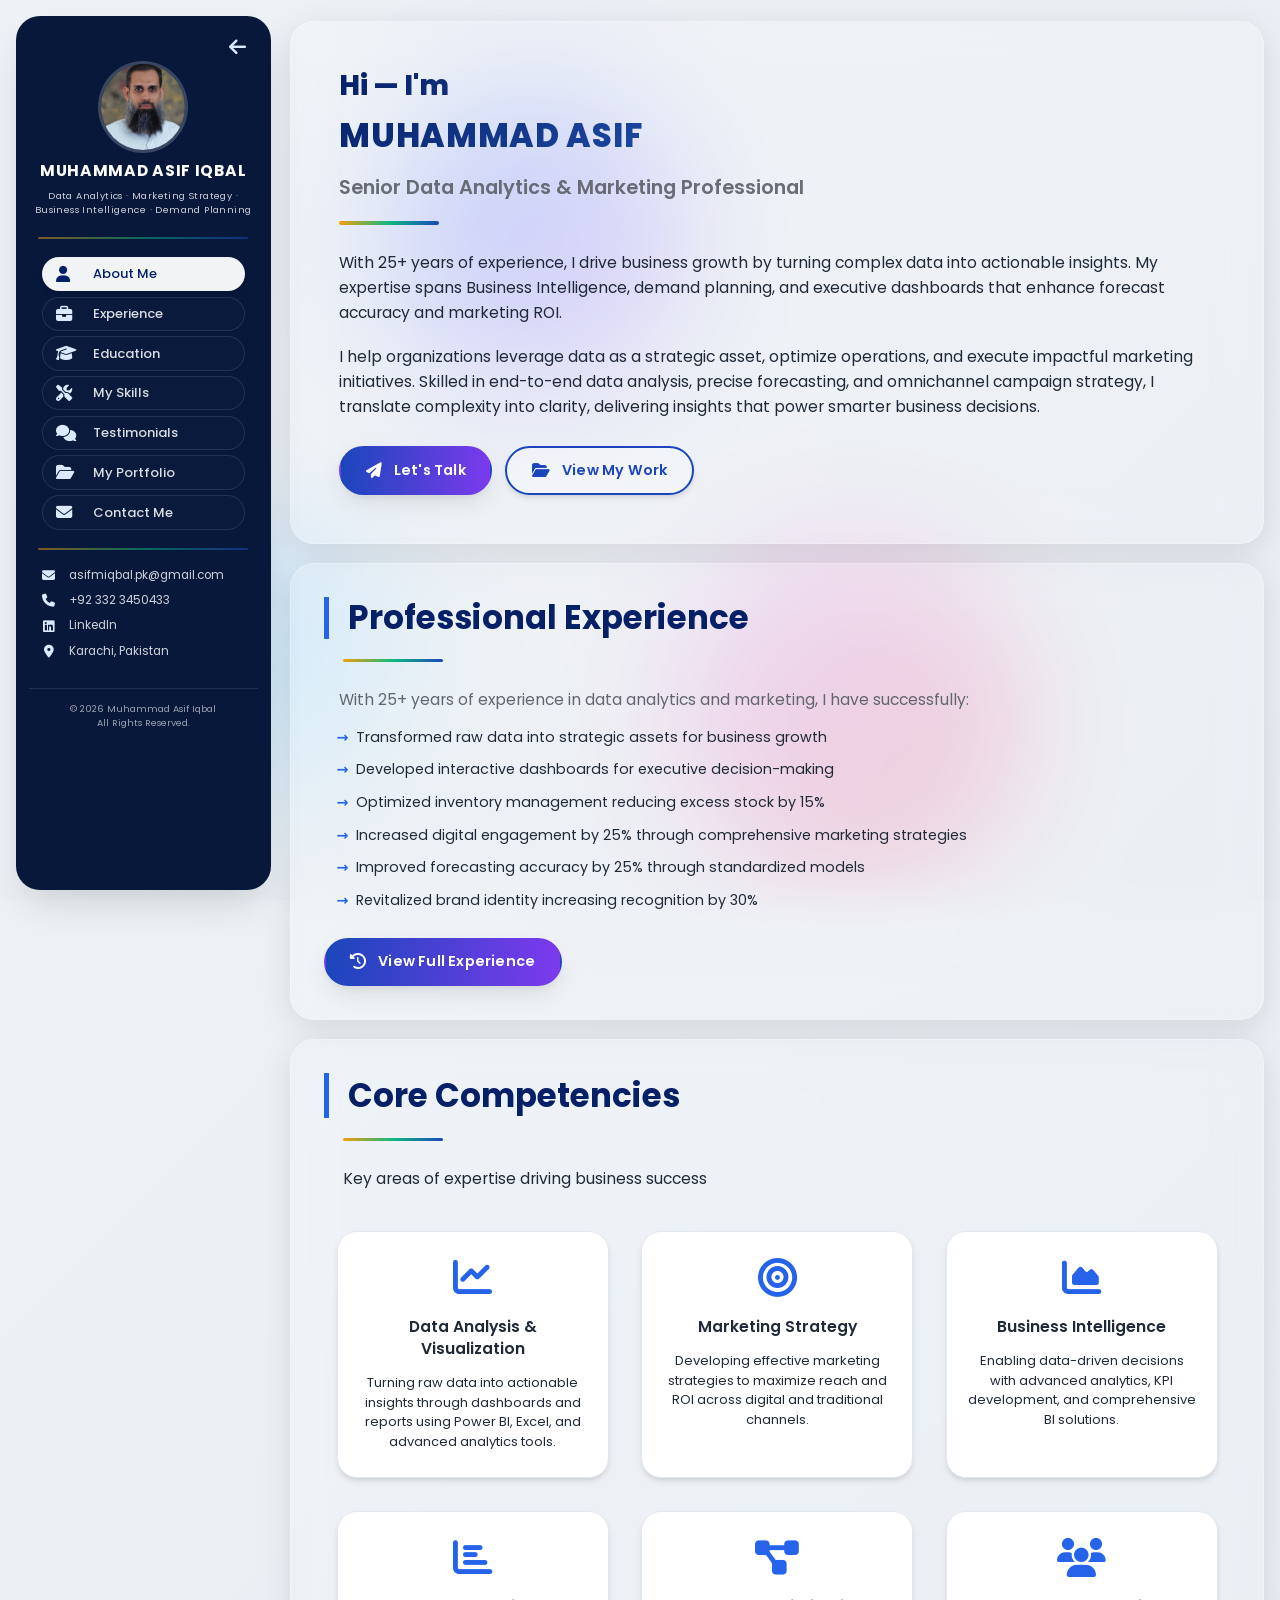
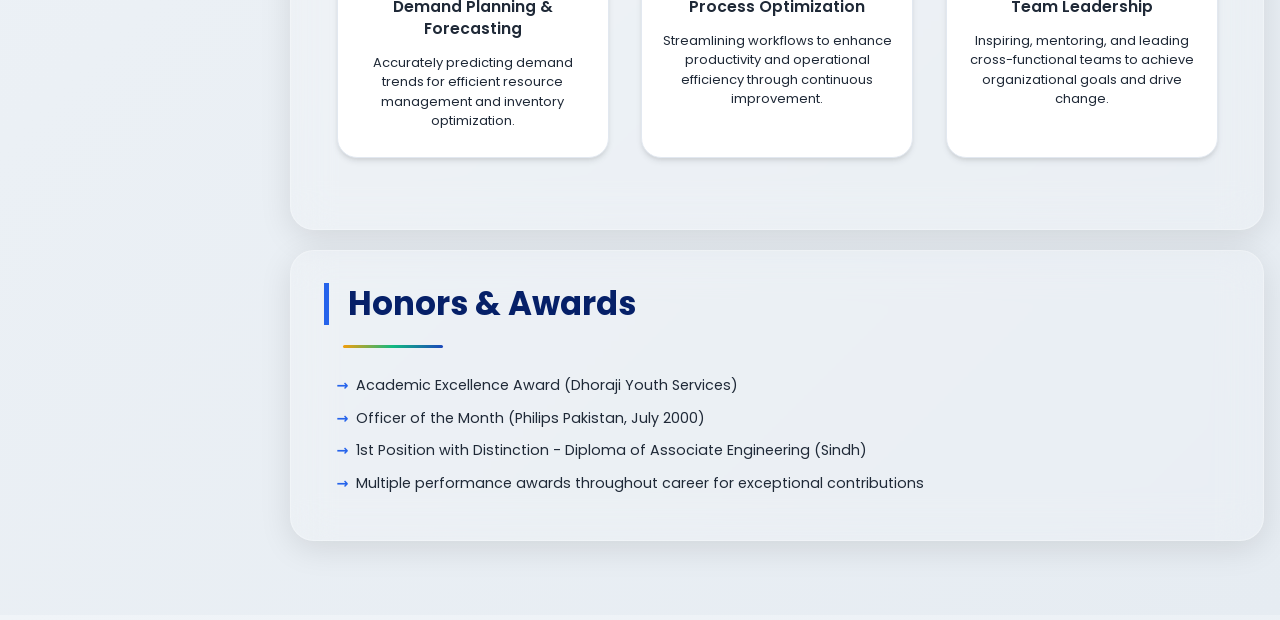
<file: index.html>
<!DOCTYPE html>
<html lang="en" class="no-js">
<head>
  <meta charset="UTF-8">
  <meta name="viewport" content="width=device-width, initial-scale=1.0, viewport-fit=cover">
  <meta http-equiv="X-UA-Compatible" content="IE=edge">

  <title>Muhammad Asif Iqbal | Senior Data Analytics & Marketing Strategy Professional</title>
  <meta name="description" content="Senior Data Analytics & Marketing Strategy Professional specializing in Business Intelligence, Power BI, Demand Planning, and Data Visualization.">
  <meta name="keywords" content="data analytics, marketing strategy, business intelligence, Power BI, Excel, demand planning, Muhammad Asif Iqbal, Karachi, Pakistan">
  <meta name="author" content="Muhammad Asif Iqbal">
  <meta name="robots" content="index, follow, max-image-preview:large, max-snippet:-1, max-video-preview:-1">

  <!-- Preconnects & Preloads -->
  <link rel="preconnect" href="https://cdnjs.cloudflare.com">
  <link rel="preconnect" href="https://fonts.googleapis.com">
  <link rel="preconnect" href="https://fonts.gstatic.com" crossorigin>
  <link rel="dns-prefetch" href="//cdnjs.cloudflare.com">
  <link rel="dns-prefetch" href="//fonts.googleapis.com">
  <link rel="preload" href="style.css" as="style">
  <link rel="preload" href="script.js" as="script">
  <link rel="preload" href="images/Asif.jpg" as="image" type="image/jpeg">
  
  <!-- Google Fonts -->
  <link rel="preload" as="style" href="https://fonts.googleapis.com/css2?family=Poppins:wght@300;400;500;600;700;800&display=swap">
  <link href="https://fonts.googleapis.com/css2?family=Poppins:wght@300;400;500;600;700;800&display=swap" rel="stylesheet">

  <link rel="stylesheet" href="style.css" media="all">
  <link rel="stylesheet" href="https://cdnjs.cloudflare.com/ajax/libs/font-awesome/6.5.2/css/all.min.css">
</head>

<body>
  <a href="#main-content" class="skip-link">Skip to main content</a>

  <div class="background-shapes" aria-hidden="true">
    <div class="shape shape-1"></div>
    <div class="shape shape-2"></div>
    <div class="shape shape-3"></div>
    <div class="particles" aria-hidden="true">
      <div class="particle"></div><div class="particle"></div><div class="particle"></div>
      <div class="particle"></div><div class="particle"></div><div class="particle"></div>
    </div>
  </div>

  <header class="mobile-header" role="banner">
    <div class="mobile-title">
      <h1>Muhammad Asif Iqbal</h1>
      <p class="mobile-tagline">Data Analytics · Marketing Strategy · Business Intelligence</p>
    </div>
    <button class="hamburger" type="button" aria-label="Toggle Menu" aria-expanded="false" aria-controls="mobile-menu-overlay">
      <span></span><span></span><span></span>
    </button>
  </header>

  <div class="container">
    <aside class="sidebar" role="navigation" aria-label="Primary navigation" id="sidebar">
      <div class="sidebar-header">
        <button class="sidebar-toggler" id="sidebar-toggler" type="button" aria-label="Collapse Navigation" aria-controls="sidebar" aria-expanded="true">
          <i class="fas fa-arrow-left" aria-hidden="true"></i>
        </button>
      </div>
      <img src="images/Asif.jpg" alt="Professional portrait of Muhammad Asif Iqbal" class="avatar" width="150" height="150" loading="eager" />
      <div class="name">Muhammad Asif Iqbal</div>
      <p class="tagline">Data Analytics · Marketing Strategy · Business Intelligence · Demand Planning</p>
      <div class="divider" aria-hidden="true"></div>
      <nav aria-label="Primary navigation">
        <ul class="nav-menu">
          <li><a href="index.html" class="nav-link active" aria-current="page" data-tooltip="About Me"><i class="fas fa-user" aria-hidden="true"></i><span class="nav-text">About Me</span></a></li>
          <li><a href="experience.html" class="nav-link" data-tooltip="Experience"><i class="fas fa-briefcase" aria-hidden="true"></i><span class="nav-text">Experience</span></a></li>
          <li><a href="education.html" class="nav-link" data-tooltip="Education"><i class="fas fa-graduation-cap" aria-hidden="true"></i><span class="nav-text">Education</span></a></li>
          <li><a href="skills.html" class="nav-link" data-tooltip="My Skills"><i class="fas fa-tools" aria-hidden="true"></i><span class="nav-text">My Skills</span></a></li>
          <li><a href="testimonials.html" class="nav-link" data-tooltip="Testimonials"><i class="fas fa-comments" aria-hidden="true"></i><span class="nav-text">Testimonials</span></a></li>
          <li><a href="portfolio.html" class="nav-link" data-tooltip="My Portfolio"><i class="fas fa-folder-open" aria-hidden="true"></i><span class="nav-text">My Portfolio</span></a></li>
          <li><a href="contact.html" class="nav-link" data-tooltip="Contact Me"><i class="fas fa-envelope" aria-hidden="true"></i><span class="nav-text">Contact Me</span></a></li>
        </ul>
      </nav>
      <div class="divider" aria-hidden="true"></div>
      <div class="contact-info">
        <div class="contact-item" data-tooltip="Email"><i class="fas fa-envelope contact-icon" aria-hidden="true"></i><span class="contact-text">asifmiqbal.pk@gmail.com</span></div>
        <div class="contact-item" data-tooltip="Phone"><i class="fas fa-phone contact-icon" aria-hidden="true"></i><span class="contact-text">+92 332 3450433</span></div>
        <div class="contact-item" data-tooltip="LinkedIn Profile"><i class="fab fa-linkedin contact-icon" aria-hidden="true"></i><a href="https://linkedin.com/in/muhammad-asif-iqbal-pk" target="_blank" rel="noopener noreferrer" class="contact-text">LinkedIn</a></div>
        <div class="contact-item" data-tooltip="Location"><i class="fas fa-map-marker-alt contact-icon" aria-hidden="true"></i><span class="contact-text">Karachi, Pakistan</span></div>
      </div>
      <footer class="footer" role="contentinfo">
        <p class="footer-text">&copy; <span id="year"></span> Muhammad Asif Iqbal</p>
        <p class="footer-text">All Rights Reserved.</p>
      </footer>
    </aside>

    <div class="mobile-menu-overlay" id="mobile-menu-overlay" aria-hidden="true">
      <div class="mobile-menu-container">
        <button class="mobile-menu-close" id="mobile-menu-close" type="button" aria-label="Close menu"><i class="fas fa-times"></i></button>
        <img src="images/Asif.jpg" alt="Professional portrait of Muhammad Asif Iqbal" class="avatar" width="150" height="150" loading="eager" />
        <div class="name">Muhammad Asif Iqbal</div>
        <p class="tagline">Data Analytics · Marketing Strategy · Business Intelligence · Demand Planning</p>
        <div class="divider" aria-hidden="true"></div>
        <nav aria-label="Mobile navigation">
          <ul class="nav-menu">
            <li><a href="index.html" class="nav-link active" aria-current="page"><i class="fas fa-user" aria-hidden="true"></i><span class="nav-text">About Me</span></a></li>
            <li><a href="experience.html" class="nav-link"><i class="fas fa-briefcase" aria-hidden="true"></i><span class="nav-text">Experience</span></a></li>
            <li><a href="education.html" class="nav-link"><i class="fas fa-graduation-cap" aria-hidden="true"></i><span class="nav-text">Education</span></a></li>
            <li><a href="skills.html" class="nav-link"><i class="fas fa-tools" aria-hidden="true"></i><span class="nav-text">My Skills</span></a></li>
            <li><a href="testimonials.html" class="nav-link"><i class="fas fa-comments" aria-hidden="true"></i><span class="nav-text">Testimonials</span></a></li>
            <li><a href="portfolio.html" class="nav-link"><i class="fas fa-folder-open" aria-hidden="true"></i><span class="nav-text">My Portfolio</span></a></li>
            <li><a href="contact.html" class="nav-link"><i class="fas fa-envelope" aria-hidden="true"></i><span class="nav-text">Contact Me</span></a></li>
          </ul>
        </nav>
        <div class="divider" aria-hidden="true"></div>
        <div class="contact-info">
          <div class="contact-item"><i class="fas fa-envelope contact-icon" aria-hidden="true"></i><span class="contact-text">asifmiqbal.pk@gmail.com</span></div>
          <div class="contact-item"><i class="fas fa-phone contact-icon" aria-hidden="true"></i><span class="contact-text">+92 332 3450433</span></div>
          <div class="contact-item"><i class="fab fa-linkedin contact-icon" aria-hidden="true"></i><a href="https://linkedin.com/in/muhammad-asif-iqbal-pk" target="_blank" rel="noopener noreferrer" class="contact-text">LinkedIn</a></div>
          <div class="contact-item"><i class="fas fa-map-marker-alt contact-icon" aria-hidden="true"></i><span class="contact-text">Karachi, Pakistan</span></div>
        </div>
        <footer class="footer" role="contentinfo">
          <p class="footer-text">&copy; <span id="year-mobile"></span> Muhammad Asif Iqbal</p>
          <p class="footer-text">All Rights Reserved.</p>
        </footer>
      </div>
    </div>

    <main class="main-content" id="main-content" role="main" tabindex="-1">
      <section class="hero reveal" aria-labelledby="hero-title">
        <div class="hero-card reveal">
          <h1 id="hero-title">Hi — I'm <br> <span class="name">Muhammad Asif</span></h1>
          <h2 class="hero-subtitle">Senior Data Analytics & Marketing Professional</h2>
          <div class="divider" aria-hidden="true"></div>
          <p>With <span class="experience-years"></span> years of experience, I drive business growth by turning complex data into actionable insights. My expertise spans Business Intelligence, demand planning, and executive dashboards that enhance forecast accuracy and marketing ROI.</p>
          <p>I help organizations leverage data as a strategic asset, optimize operations, and execute impactful marketing initiatives. Skilled in end-to-end data analysis, precise forecasting, and omnichannel campaign strategy, I translate complexity into clarity, delivering insights that power smarter business decisions.</p>
          <div class="hero-cta">
            <a href="contact.html" class="btn primary"><i class="fa fa-paper-plane" aria-hidden="true"></i> Let's Talk</a>
            <a href="portfolio.html" class="btn secondary"><i class="fas fa-folder-open" aria-hidden="true"></i> View My Work</a>
          </div>
        </div>
      </section>

      <section class="content-card reveal" aria-labelledby="experience-summary">
        <h2 id="experience-summary">Professional Experience</h2>
        <div class="divider" aria-hidden="true"></div>
        <p>With <span class="experience-years"></span> years of experience in data analytics and marketing, I have successfully:</p>
        <ul>
          <li>Transformed raw data into strategic assets for business growth</li>
          <li>Developed interactive dashboards for executive decision-making</li>
          <li>Optimized inventory management reducing excess stock by 15%</li>
          <li>Increased digital engagement by 25% through comprehensive marketing strategies</li>
          <li>Improved forecasting accuracy by 25% through standardized models</li>
          <li>Revitalized brand identity increasing recognition by 30%</li>
        </ul>
        <div class="hero-cta"><a href="experience.html" class="btn primary"><i class="fas fa-history" aria-hidden="true"></i> View Full Experience</a></div>
      </section>

      <section class="competencies-section reveal" aria-labelledby="core-competencies">
        <h2 id="core-competencies" class="competencies-title">Core Competencies</h2>
        <div class="divider" aria-hidden="true"></div>
        <p class="competencies-subtitle">Key areas of expertise driving business success</p>
        <div class="competencies-grid">
          <article class="competency-card reveal"><i class="fas fa-chart-line" aria-hidden="true"></i><h3>Data Analysis & Visualization</h3><p>Turning raw data into actionable insights through dashboards and reports using Power BI, Excel, and advanced analytics tools.</p></article>
          <article class="competency-card reveal"><i class="fas fa-bullseye" aria-hidden="true"></i><h3>Marketing Strategy</h3><p>Developing effective marketing strategies to maximize reach and ROI across digital and traditional channels.</p></article>
          <article class="competency-card reveal"><i class="fas fa-chart-area" aria-hidden="true"></i><h3>Business Intelligence</h3><p>Enabling data-driven decisions with advanced analytics, KPI development, and comprehensive BI solutions.</p></article>
          <article class="competency-card reveal"><i class="fas fa-chart-bar" aria-hidden="true"></i><h3>Demand Planning & Forecasting</h3><p>Accurately predicting demand trends for efficient resource management and inventory optimization.</p></article>
          <article class="competency-card reveal"><i class="fas fa-project-diagram" aria-hidden="true"></i><h3>Process Optimization</h3><p>Streamlining workflows to enhance productivity and operational efficiency through continuous improvement.</p></article>
          <article class="competency-card reveal"><i class="fas fa-users" aria-hidden="true"></i><h3>Team Leadership</h3><p>Inspiring, mentoring, and leading cross-functional teams to achieve organizational goals and drive change.</p></article>
        </div>
      </section>

      <section class="content-card reveal" aria-labelledby="honors-awards">
        <h2 id="honors-awards">Honors & Awards</h2>
        <div class="divider" aria-hidden="true"></div>
        <ul>
          <li>Academic Excellence Award (Dhoraji Youth Services)</li>
          <li>Officer of the Month (Philips Pakistan, July 2000)</li>
          <li>1st Position with Distinction - Diploma of Associate Engineering (Sindh)</li>
          <li>Multiple performance awards throughout career for exceptional contributions</li>
        </ul>
      </section>
    </main>
  </div>

  <button id="backToTop" type="button" aria-label="Back to top"><i class="fas fa-chevron-up"></i></button>
  <div id="toast" class="toast" role="alert" aria-live="polite" aria-atomic="true"></div>

  <script src="script.js" defer></script>
</body>
</html>
</file>
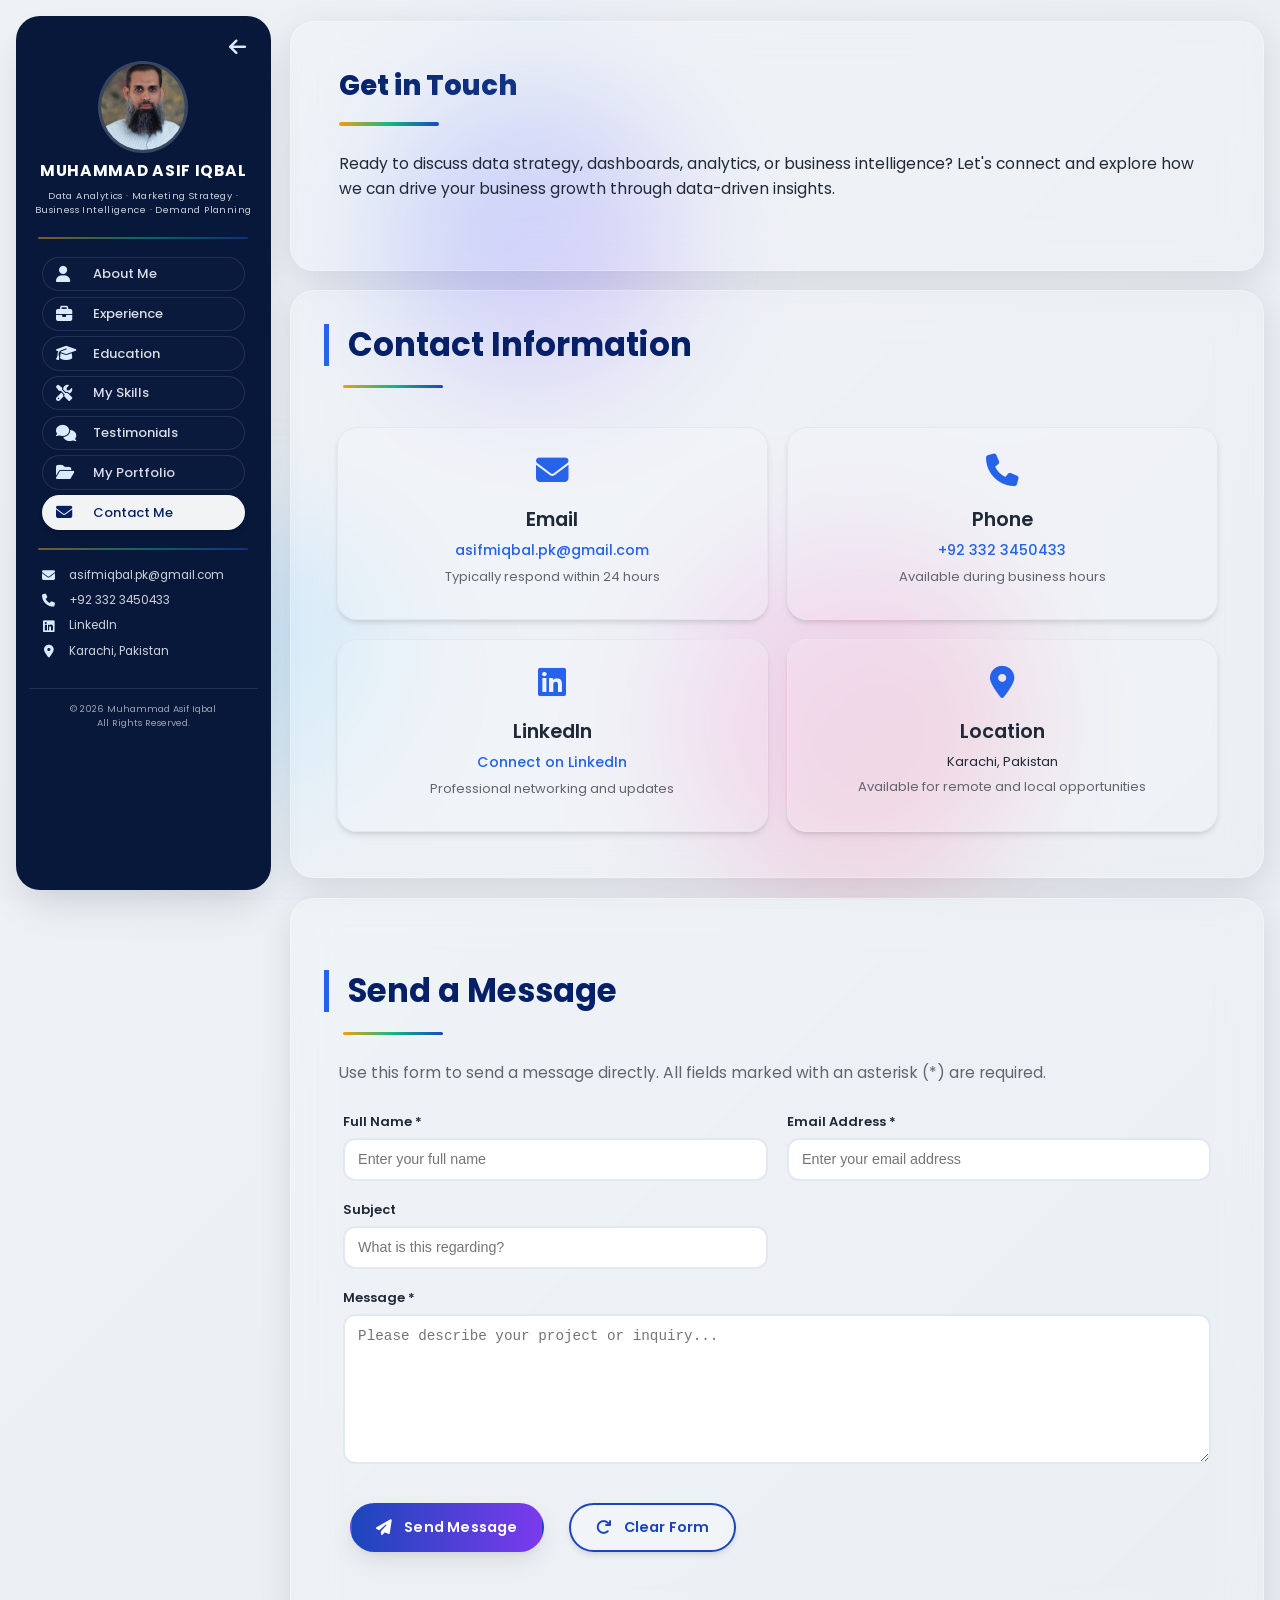
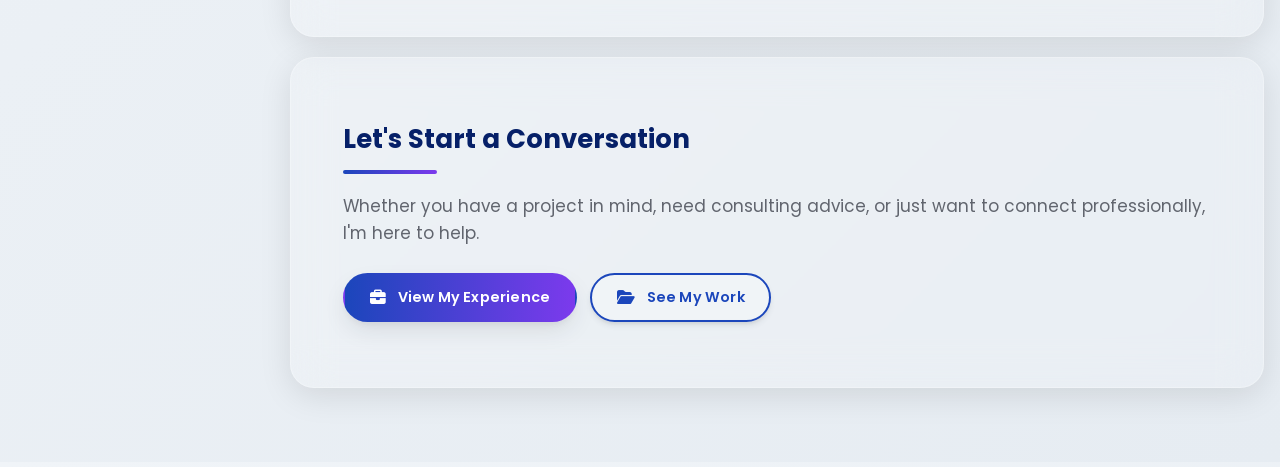
<file: contact.html>
<!DOCTYPE html>
<html lang="en" class="no-js">
<head>
  <meta charset="UTF-8">
  <meta name="viewport" content="width=device-width, initial-scale=1.0, viewport-fit=cover">
  <meta http-equiv="X-UA-Compatible" content="IE=edge">
  
  <title>Contact | Muhammad Asif Iqbal</title>
  <meta name="description" content="Senior Data Analytics & Marketing Strategy Professional specializing in Business Intelligence, Power BI, Demand Planning, and Data Visualization.">
  <meta name="keywords" content="data analytics, marketing strategy, business intelligence, Power BI, Excel, demand planning, Muhammad Asif Iqbal, Karachi, Pakistan">
  <meta name="author" content="Muhammad Asif Iqbal">
  <meta name="robots" content="index, follow, max-image-preview:large, max-snippet:-1, max-video-preview:-1">
  
  <link rel="preconnect" href="https://cdnjs.cloudflare.com">
  <link rel="preconnect" href="https://fonts.googleapis.com">
  <link rel="preconnect" href="https://fonts.gstatic.com" crossorigin>
  <link rel="dns-prefetch" href="//cdnjs.cloudflare.com">
  <link rel="dns-prefetch" href="//fonts.googleapis.com">
  <link rel="preload" href="style.css" as="style">
  <link rel="preload" href="script.js" as="script">
  <link rel="preload" href="images/Asif.jpg" as="image" type="image/jpeg">
  <link rel="preload" as="style" href="https://fonts.googleapis.com/css2?family=Poppins:wght@300;400;500;600;700;800&display=swap">
  <link href="https://fonts.googleapis.com/css2?family=Poppins:wght@300;400;500;600;700;800&display=swap" rel="stylesheet">

  <link rel="stylesheet" href="style.css" media="all">
  <link rel="stylesheet" href="https://cdnjs.cloudflare.com/ajax/libs/font-awesome/6.5.2/css/all.min.css"/>
</head>

<body>
  <a href="#main-content" class="skip-link">Skip to main content</a>

  <div class="background-shapes" aria-hidden="true">
    <div class="shape shape-1"></div>
    <div class="shape shape-2"></div>
    <div class="shape shape-3"></div>
    <div class="particles" aria-hidden="true">
      <div class="particle"></div><div class="particle"></div><div class="particle"></div>
      <div class="particle"></div><div class="particle"></div><div class="particle"></div>
    </div>
  </div>

  <header class="mobile-header" role="banner">
    <div class="mobile-title">
      <h1>Muhammad Asif Iqbal</h1>
      <p class="mobile-tagline">Data Analytics · Marketing Strategy · Business Intelligence</p>
    </div>
    <button class="hamburger" type="button" aria-label="Toggle Menu" aria-expanded="false" aria-controls="mobile-menu-overlay">
      <span></span><span></span><span></span>
    </button>
  </header>

  <div class="container">
    <aside class="sidebar" role="navigation" aria-label="Primary navigation" id="sidebar">
      <div class="sidebar-header">
        <button class="sidebar-toggler" id="sidebar-toggler" type="button" aria-label="Collapse Navigation" aria-controls="sidebar" aria-expanded="true">
          <i class="fas fa-arrow-left" aria-hidden="true"></i>
        </button>
      </div>
      <img src="images/Asif.jpg" alt="Professional portrait of Muhammad Asif Iqbal" class="avatar" width="150" height="150" loading="eager" />
      <div class="name">Muhammad Asif Iqbal</div>
      <p class="tagline">Data Analytics · Marketing Strategy · Business Intelligence · Demand Planning</p>
      <div class="divider" aria-hidden="true"></div>
      <nav aria-label="Primary navigation">
        <ul class="nav-menu">
          <li><a href="index.html" class="nav-link" data-tooltip="About Me"><i class="fas fa-user" aria-hidden="true"></i><span class="nav-text">About Me</span></a></li>
          <li><a href="experience.html" class="nav-link" data-tooltip="Experience"><i class="fas fa-briefcase" aria-hidden="true"></i><span class="nav-text">Experience</span></a></li>
          <li><a href="education.html" class="nav-link" data-tooltip="Education"><i class="fas fa-graduation-cap" aria-hidden="true"></i><span class="nav-text">Education</span></a></li>
          <li><a href="skills.html" class="nav-link" data-tooltip="My Skills"><i class="fas fa-tools" aria-hidden="true"></i><span class="nav-text">My Skills</span></a></li>
          <li><a href="testimonials.html" class="nav-link" data-tooltip="Testimonials"><i class="fas fa-comments" aria-hidden="true"></i><span class="nav-text">Testimonials</span></a></li>
          <li><a href="portfolio.html" class="nav-link" data-tooltip="My Portfolio"><i class="fas fa-folder-open" aria-hidden="true"></i><span class="nav-text">My Portfolio</span></a></li>
          <li><a href="contact.html" class="nav-link active" aria-current="page" data-tooltip="Contact Me"><i class="fas fa-envelope" aria-hidden="true"></i><span class="nav-text">Contact Me</span></a></li>
        </ul>
      </nav>
      <div class="divider" aria-hidden="true"></div>
      <div class="contact-info">
        <div class="contact-item" data-tooltip="Email"><i class="fas fa-envelope contact-icon" aria-hidden="true"></i><span class="contact-text">asifmiqbal.pk@gmail.com</span></div>
        <div class="contact-item" data-tooltip="Phone"><i class="fas fa-phone contact-icon" aria-hidden="true"></i><span class="contact-text">+92 332 3450433</span></div>
        <div class="contact-item" data-tooltip="LinkedIn Profile"><i class="fab fa-linkedin contact-icon" aria-hidden="true"></i><a href="https://linkedin.com/in/muhammad-asif-iqbal-pk" target="_blank" rel="noopener noreferrer" class="contact-text">LinkedIn</a></div>
        <div class="contact-item" data-tooltip="Location"><i class="fas fa-map-marker-alt contact-icon" aria-hidden="true"></i><span class="contact-text">Karachi, Pakistan</span></div>
      </div>
      <footer class="footer" role="contentinfo">
        <p class="footer-text">&copy; <span id="year"></span> Muhammad Asif Iqbal</p>
        <p class="footer-text">All Rights Reserved.</p>
      </footer>
    </aside>

    <div class="mobile-menu-overlay" id="mobile-menu-overlay" aria-hidden="true">
      <div class="mobile-menu-container">
        <button class="mobile-menu-close" id="mobile-menu-close" type="button" aria-label="Close menu"><i class="fas fa-times"></i></button>
        <img src="images/Asif.jpg" alt="Professional portrait of Muhammad Asif Iqbal" class="avatar" width="150" height="150" loading="eager" />
        <div class="name">Muhammad Asif Iqbal</div>
        <p class="tagline">Data Analytics · Marketing Strategy · Business Intelligence · Demand Planning</p>
        <div class="divider" aria-hidden="true"></div>
        <nav aria-label="Mobile navigation">
          <ul class="nav-menu">
            <li><a href="index.html" class="nav-link"><i class="fas fa-user" aria-hidden="true"></i><span class="nav-text">About Me</span></a></li>
            <li><a href="experience.html" class="nav-link"><i class="fas fa-briefcase" aria-hidden="true"></i><span class="nav-text">Experience</span></a></li>
            <li><a href="education.html" class="nav-link"><i class="fas fa-graduation-cap" aria-hidden="true"></i><span class="nav-text">Education</span></a></li>
            <li><a href="skills.html" class="nav-link"><i class="fas fa-tools" aria-hidden="true"></i><span class="nav-text">My Skills</span></a></li>
            <li><a href="testimonials.html" class="nav-link"><i class="fas fa-comments" aria-hidden="true"></i><span class="nav-text">Testimonials</span></a></li>
            <li><a href="portfolio.html" class="nav-link"><i class="fas fa-folder-open" aria-hidden="true"></i><span class="nav-text">My Portfolio</span></a></li>
            <li><a href="contact.html" class="nav-link active" aria-current="page"><i class="fas fa-envelope" aria-hidden="true"></i><span class="nav-text">Contact Me</span></a></li>
          </ul>
        </nav>
        <div class="divider" aria-hidden="true"></div>
        <div class="contact-info">
          <div class="contact-item"><i class="fas fa-envelope contact-icon" aria-hidden="true"></i><span class="contact-text">asifmiqbal.pk@gmail.com</span></div>
          <div class="contact-item"><i class="fas fa-phone contact-icon" aria-hidden="true"></i><span class="contact-text">+92 332 3450433</span></div>
          <div class="contact-item"><i class="fab fa-linkedin contact-icon" aria-hidden="true"></i><a href="https://linkedin.com/in/muhammad-asif-iqbal-pk" target="_blank" rel="noopener noreferrer" class="contact-text">LinkedIn</a></div>
          <div class="contact-item"><i class="fas fa-map-marker-alt contact-icon" aria-hidden="true"></i><span class="contact-text">Karachi, Pakistan</span></div>
        </div>
        <footer class="footer" role="contentinfo">
          <p class="footer-text">&copy; <span id="year-mobile"></span> Muhammad Asif Iqbal</p>
          <p class="footer-text">All Rights Reserved.</p>
        </footer>
      </div>
    </div>

    <main class="main-content" id="main-content" role="main" tabindex="-1">
      <section class="hero reveal" aria-labelledby="contact-hero-title">
        <div class="hero-card reveal">
          <h1 id="contact-hero-title">Get in Touch</h1>
          <div class="divider" aria-hidden="true"></div>
          <p>Ready to discuss data strategy, dashboards, analytics, or business intelligence? Let's connect and explore how we can drive your business growth through data-driven insights.</p>
        </div>
      </section>

      <div class="content-card reveal">
        <section class="contact-info-section" aria-labelledby="contact-info-title">
          <h2 id="contact-info-title" class="contact-section-title">Contact Information</h2>
          <div class="divider" aria-hidden="true"></div>
          <div class="contact-grid">
            <div class="contact-method-card reveal"><i class="fas fa-envelope" aria-hidden="true"></i><div class="contact-method-info"><h3>Email</h3><a href="mailto:asifmiqbal.pk@gmail.com" class="contact-link">asifmiqbal.pk@gmail.com</a><p>Typically respond within 24 hours</p></div></div>
            <div class="contact-method-card reveal"><i class="fas fa-phone" aria-hidden="true"></i><div class="contact-method-info"><h3>Phone</h3><a href="tel:+923323450433" class="contact-link">+92 332 3450433</a><p>Available during business hours</p></div></div>
            <div class="contact-method-card reveal"><i class="fab fa-linkedin" aria-hidden="true"></i><div class="contact-method-info"><h3>LinkedIn</h3><a href="https://linkedin.com/in/muhammad-asif-iqbal-pk" target="_blank" rel="noopener noreferrer" class="contact-link">Connect on LinkedIn</a><p>Professional networking and updates</p></div></div>
            <div class="contact-method-card reveal"><i class="fas fa-map-marker-alt" aria-hidden="true"></i><div class="contact-method-info"><h3>Location</h3><span class="contact-text">Karachi, Pakistan</span><p>Available for remote and local opportunities</p></div></div>
          </div>
        </section>
      </div>

      <div class="content-card reveal">
        <section class="contact-form-section" aria-labelledby="contact-form-title">
          <h2 id="contact-form-title" class="contact-section-title">Send a Message</h2>
          <div class="divider" aria-hidden="true"></div>
          <form id="contact-form" novalidate class="contact-form" aria-labelledby="form-description">
            <p id="form-description" class="form-description">Use this form to send a message directly. All fields marked with an asterisk (*) are required.</p>
            <div class="form-grid">
              <div class="form-group"><label for="name" class="form-label">Full Name *</label><input id="name" name="name" type="text" placeholder="Enter your full name" required class="form-input"><span class="form-error" id="name-error"></span></div>
              <div class="form-group"><label for="email" class="form-label">Email Address *</label><input id="email" name="email" type="email" placeholder="Enter your email address" required class="form-input"><span class="form-error" id="email-error"></span></div>
              <div class="form-group"><label for="subject" class="form-label">Subject</label><input id="subject" name="subject" type="text" placeholder="What is this regarding?" class="form-input"><span class="form-error" id="subject-error"></span></div>
              <div class="form-group full-width"><label for="message" class="form-label">Message *</label><textarea id="message" name="message" placeholder="Please describe your project or inquiry..." required class="form-textarea" rows="6"></textarea><span class="form-error" id="message-error"></span></div>
            </div>
            <div class="form-actions">
              <button type="submit" class="btn primary"><i class="fas fa-paper-plane" aria-hidden="true"></i> Send Message</button>
              <button type="reset" class="btn secondary"><i class="fas fa-redo" aria-hidden="true"></i> Clear Form</button>
            </div>
          </form>
        </section>
      </div>

      <section class="cta-card reveal">
        <h2>Let's Start a Conversation</h2>
        <div class="divider" aria-hidden="true"></div>
        <p>Whether you have a project in mind, need consulting advice, or just want to connect professionally, I'm here to help.</p>
        <div class="hero-cta">
          <a href="experience.html" class="btn primary"><i class="fas fa-briefcase" aria-hidden="true"></i> View My Experience</a>
          <a href="portfolio.html" class="btn secondary"><i class="fas fa-folder-open" aria-hidden="true"></i> See My Work</a>
        </div>
      </section>
    </main>
  </div>

  <button id="backToTop" type="button" aria-label="Back to top"><i class="fas fa-chevron-up" aria-hidden="true"></i></button>
  <div id="toast" class="toast" role="alert" aria-live="polite" aria-atomic="true"></div>

  <script src="script.js" defer></script>
</body>
</html>
</file>
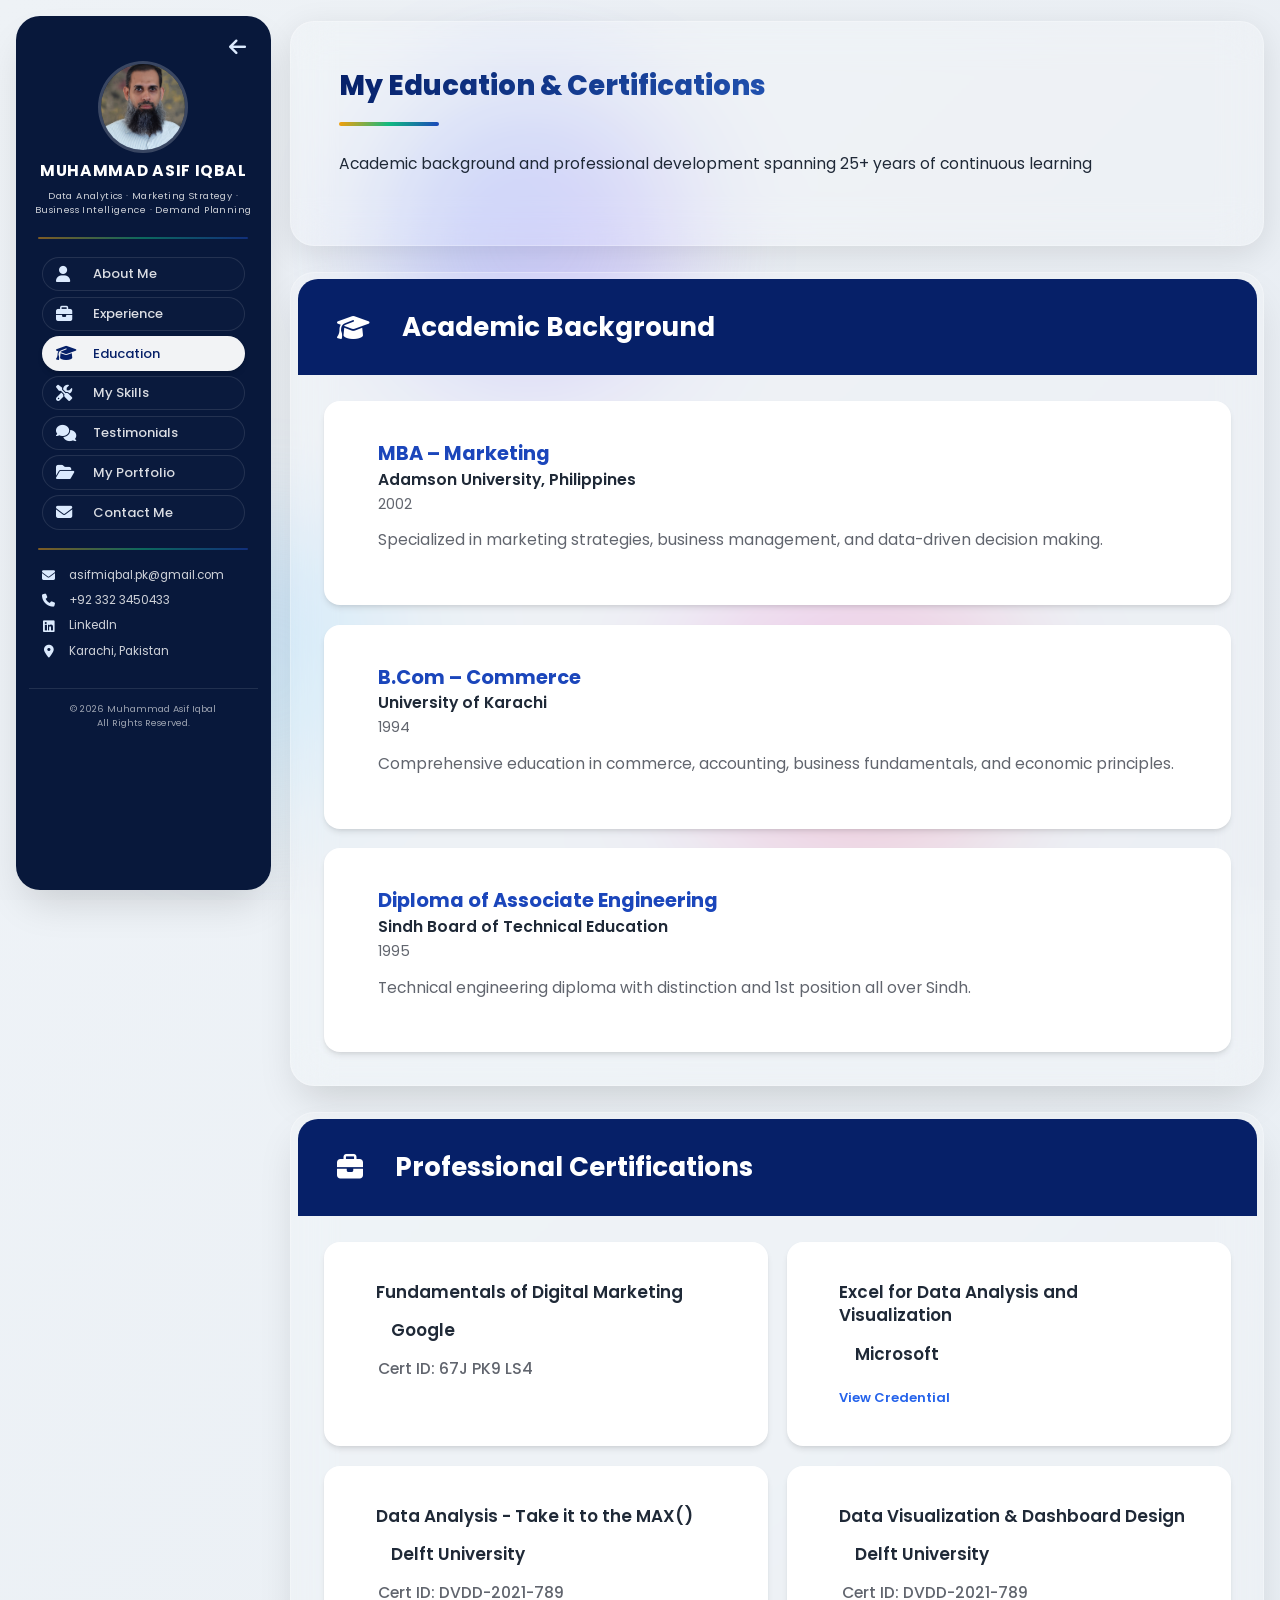
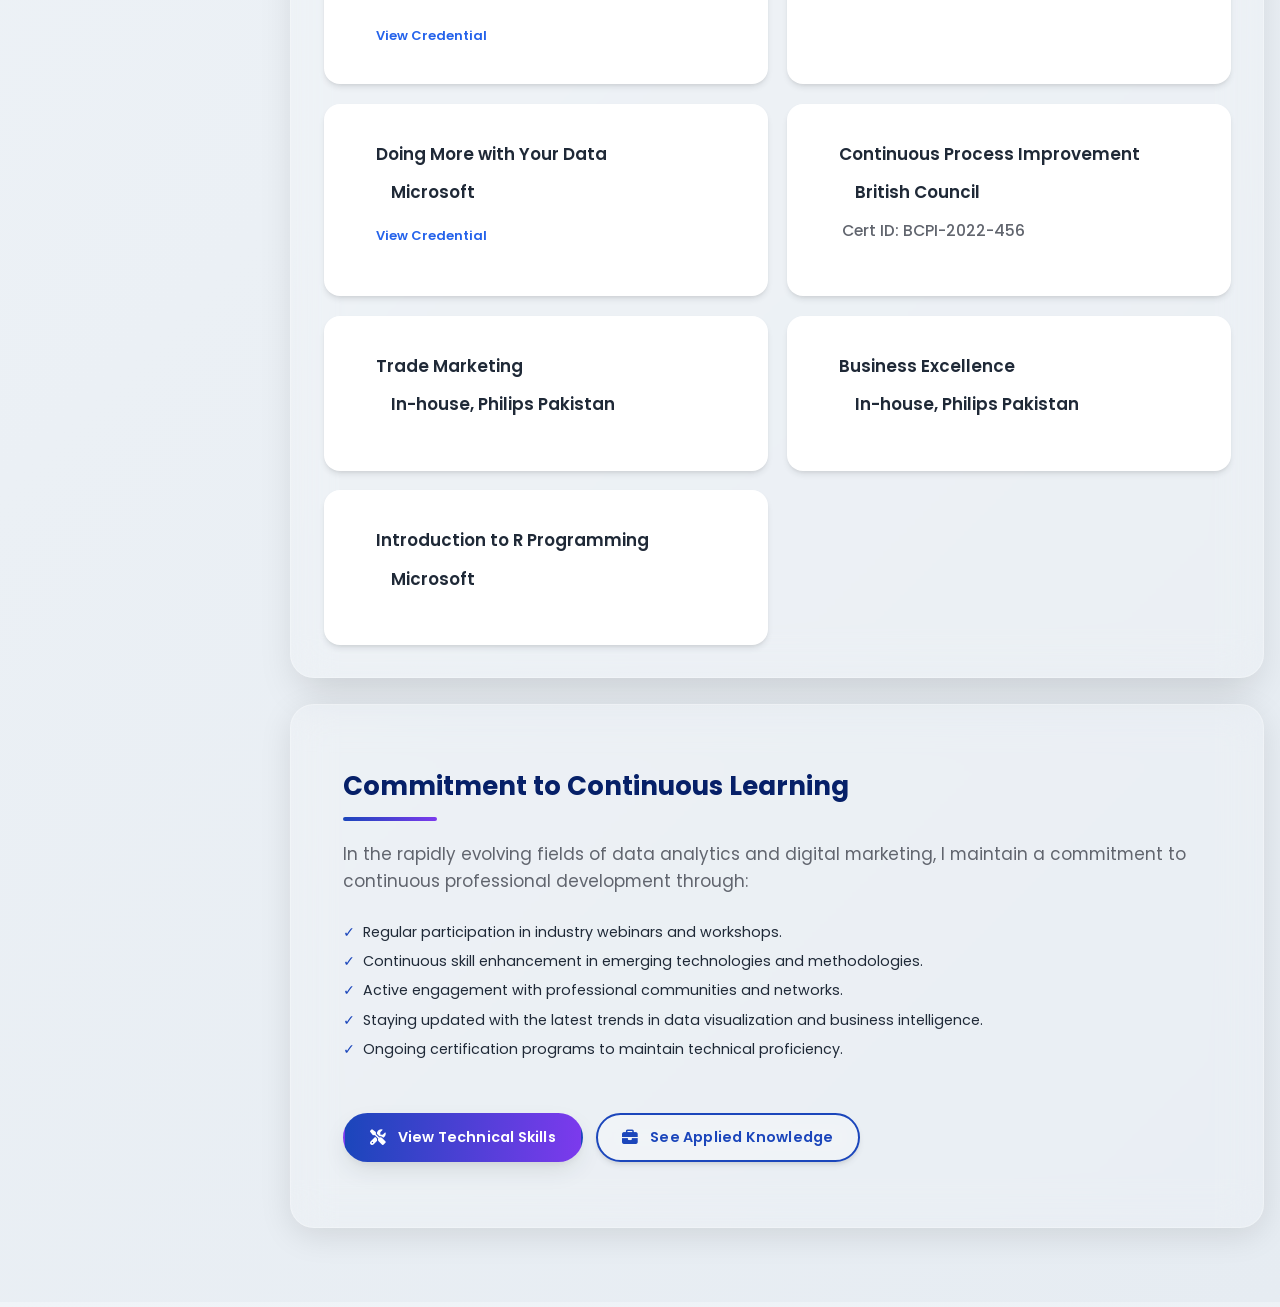
<file: education.html>
<!DOCTYPE html>
<html lang="en" class="no-js">
<head>
  <meta charset="UTF-8">
  <meta name="viewport" content="width=device-width, initial-scale=1.0, viewport-fit=cover">
  <meta http-equiv="X-UA-Compatible" content="IE=edge">
  
  <title>Education & Certifications | Muhammad Asif Iqbal</title>
  <meta name="description" content="Academic background and professional certifications of Muhammad Asif Iqbal - MBA Marketing, B.Com, and technical certifications in data analysis and digital marketing.">
  <meta name="keywords" content="education, certifications, MBA, data analysis, digital marketing, Power BI, Excel, Muhammad Asif Iqbal">
  <meta name="author" content="Muhammad Asif Iqbal">
  <meta name="robots" content="index, follow, max-image-preview:large, max-snippet:-1, max-video-preview:-1">
  
  <link rel="preconnect" href="https://cdnjs.cloudflare.com">
  <link rel="preconnect" href="https://fonts.googleapis.com">
  <link rel="preconnect" href="https://fonts.gstatic.com" crossorigin>
  <link rel="dns-prefetch" href="//cdnjs.cloudflare.com">
  <link rel="dns-prefetch" href="//fonts.googleapis.com">
  <link rel="preload" href="style.css" as="style">
  <link rel="preload" href="script.js" as="script">
  <link rel="preload" href="images/Asif.jpg" as="image" type="image/jpeg">
  <link rel="preload" as="style" href="https://fonts.googleapis.com/css2?family=Poppins:wght@300;400;500;600;700;800&display=swap">
  <link href="https://fonts.googleapis.com/css2?family=Poppins:wght@300;400;500;600;700;800&display=swap" rel="stylesheet">

  <link rel="stylesheet" href="style.css" media="all">
  <link rel="stylesheet" href="https://cdnjs.cloudflare.com/ajax/libs/font-awesome/6.5.2/css/all.min.css"/>
</head>

<body>
  <a href="#main-content" class="skip-link">Skip to main content</a>

  <div class="background-shapes" aria-hidden="true">
    <div class="shape shape-1"></div>
    <div class="shape shape-2"></div>
    <div class="shape shape-3"></div>
    <div class="particles" aria-hidden="true">
      <div class="particle"></div><div class="particle"></div><div class="particle"></div>
      <div class="particle"></div><div class="particle"></div><div class="particle"></div>
    </div>
  </div>

  <header class="mobile-header" role="banner">
    <div class="mobile-title">
      <h1>Muhammad Asif Iqbal</h1>
      <p class="mobile-tagline">Data Analytics · Marketing Strategy · Business Intelligence</p>
    </div>
    <button class="hamburger" type="button" aria-label="Toggle Menu" aria-expanded="false" aria-controls="mobile-menu-overlay">
      <span></span><span></span><span></span>
    </button>
  </header>

  <div class="container">
    <aside class="sidebar" role="navigation" aria-label="Primary navigation" id="sidebar">
      <div class="sidebar-header">
        <button class="sidebar-toggler" id="sidebar-toggler" type="button" aria-label="Collapse Navigation" aria-controls="sidebar" aria-expanded="true">
          <i class="fas fa-arrow-left" aria-hidden="true"></i>
        </button>
      </div>
      <img src="images/Asif.jpg" alt="Professional portrait of Muhammad Asif Iqbal" class="avatar" width="150" height="150" loading="eager" />
      <div class="name">Muhammad Asif Iqbal</div>
      <p class="tagline">Data Analytics · Marketing Strategy · Business Intelligence · Demand Planning</p>
      <div class="divider" aria-hidden="true"></div>
      <nav aria-label="Primary navigation">
        <ul class="nav-menu">
          <li><a href="index.html" class="nav-link" data-tooltip="About Me"><i class="fas fa-user" aria-hidden="true"></i><span class="nav-text">About Me</span></a></li>
          <li><a href="experience.html" class="nav-link" data-tooltip="Experience"><i class="fas fa-briefcase" aria-hidden="true"></i><span class="nav-text">Experience</span></a></li>
          <li><a href="education.html" class="nav-link active" aria-current="page" data-tooltip="Education"><i class="fas fa-graduation-cap" aria-hidden="true"></i><span class="nav-text">Education</span></a></li>
          <li><a href="skills.html" class="nav-link" data-tooltip="My Skills"><i class="fas fa-tools" aria-hidden="true"></i><span class="nav-text">My Skills</span></a></li>
          <li><a href="testimonials.html" class="nav-link" data-tooltip="Testimonials"><i class="fas fa-comments" aria-hidden="true"></i><span class="nav-text">Testimonials</span></a></li>
          <li><a href="portfolio.html" class="nav-link" data-tooltip="My Portfolio"><i class="fas fa-folder-open" aria-hidden="true"></i><span class="nav-text">My Portfolio</span></a></li>
          <li><a href="contact.html" class="nav-link" data-tooltip="Contact Me"><i class="fas fa-envelope" aria-hidden="true"></i><span class="nav-text">Contact Me</span></a></li>
        </ul>
      </nav>
      <div class="divider" aria-hidden="true"></div>
      <div class="contact-info">
        <div class="contact-item" data-tooltip="Email"><i class="fas fa-envelope contact-icon" aria-hidden="true"></i><span class="contact-text">asifmiqbal.pk@gmail.com</span></div>
        <div class="contact-item" data-tooltip="Phone"><i class="fas fa-phone contact-icon" aria-hidden="true"></i><span class="contact-text">+92 332 3450433</span></div>
        <div class="contact-item" data-tooltip="LinkedIn Profile"><i class="fab fa-linkedin contact-icon" aria-hidden="true"></i><a href="https://linkedin.com/in/muhammad-asif-iqbal-pk" target="_blank" rel="noopener noreferrer" class="contact-text">LinkedIn</a></div>
        <div class="contact-item" data-tooltip="Location"><i class="fas fa-map-marker-alt contact-icon" aria-hidden="true"></i><span class="contact-text">Karachi, Pakistan</span></div>
      </div>
      <footer class="footer" role="contentinfo">
        <p class="footer-text">&copy; <span id="year"></span> Muhammad Asif Iqbal</p>
        <p class="footer-text">All Rights Reserved.</p>
      </footer>
    </aside>

    <div class="mobile-menu-overlay" id="mobile-menu-overlay" aria-hidden="true">
      <div class="mobile-menu-container">
        <button class="mobile-menu-close" id="mobile-menu-close" type="button" aria-label="Close menu"><i class="fas fa-times"></i></button>
        <img src="images/Asif.jpg" alt="Professional portrait of Muhammad Asif Iqbal" class="avatar" width="150" height="150" loading="eager" />
        <div class="name">Muhammad Asif Iqbal</div>
        <p class="tagline">Data Analytics · Marketing Strategy · Business Intelligence · Demand Planning</p>
        <div class="divider" aria-hidden="true"></div>
        <nav aria-label="Mobile navigation">
          <ul class="nav-menu">
            <li><a href="index.html" class="nav-link"><i class="fas fa-user" aria-hidden="true"></i><span class="nav-text">About Me</span></a></li>
            <li><a href="experience.html" class="nav-link"><i class="fas fa-briefcase" aria-hidden="true"></i><span class="nav-text">Experience</span></a></li>
            <li><a href="education.html" class="nav-link active" aria-current="page"><i class="fas fa-graduation-cap" aria-hidden="true"></i><span class="nav-text">Education</span></a></li>
            <li><a href="skills.html" class="nav-link"><i class="fas fa-tools" aria-hidden="true"></i><span class="nav-text">My Skills</span></a></li>
            <li><a href="testimonials.html" class="nav-link"><i class="fas fa-comments" aria-hidden="true"></i><span class="nav-text">Testimonials</span></a></li>
            <li><a href="portfolio.html" class="nav-link"><i class="fas fa-folder-open" aria-hidden="true"></i><span class="nav-text">My Portfolio</span></a></li>
            <li><a href="contact.html" class="nav-link"><i class="fas fa-envelope" aria-hidden="true"></i><span class="nav-text">Contact Me</span></a></li>
          </ul>
        </nav>
        <div class="divider" aria-hidden="true"></div>
        <div class="contact-info">
          <div class="contact-item"><i class="fas fa-envelope contact-icon" aria-hidden="true"></i><span class="contact-text">asifmiqbal.pk@gmail.com</span></div>
          <div class="contact-item"><i class="fas fa-phone contact-icon" aria-hidden="true"></i><span class="contact-text">+92 332 3450433</span></div>
          <div class="contact-item"><i class="fab fa-linkedin contact-icon" aria-hidden="true"></i><a href="https://linkedin.com/in/muhammad-asif-iqbal-pk" target="_blank" rel="noopener noreferrer" class="contact-text">LinkedIn</a></div>
          <div class="contact-item"><i class="fas fa-map-marker-alt contact-icon" aria-hidden="true"></i><span class="contact-text">Karachi, Pakistan</span></div>
        </div>
        <footer class="footer" role="contentinfo">
          <p class="footer-text">&copy; <span id="year-mobile"></span> Muhammad Asif Iqbal</p>
          <p class="footer-text">All Rights Reserved.</p>
        </footer>
      </div>
    </div>
    
    <main class="main-content" id="main-content" role="main" tabindex="-1">
      <section class="hero reveal" aria-labelledby="hero-title">
        <div class="hero-card reveal">
          <h1 id="hero-title">My Education & Certifications</h1>
          <div class="divider" aria-hidden="true"></div>
          <p>Academic background and professional development spanning <span class="experience-years"></span> years of continuous learning</p>
        </div>
      </section>

      <section class="education-section content-card reveal" aria-labelledby="academic-background">
        <div class="education-title"><i class="fas fa-graduation-cap" aria-hidden="true"></i><h2>Academic Background</h2></div>
        <div class="education-grid">
          <article class="education-entry reveal" itemscope itemtype="https://schema.org/EducationalOccupationalCredential">
            <h3 itemprop="credentialCategory">MBA – Marketing</h3>
            <p class="institution" itemprop="educationalProgramName">Adamson University, Philippines</p>
            <p class="year" itemprop="educationalLevel">2002</p>
            <div class="description"><p itemprop="description">Specialized in marketing strategies, business management, and data-driven decision making.</p></div>
          </article>
          <article class="education-entry reveal" itemscope itemtype="https://schema.org/EducationalOccupationalCredential">
            <h3 itemprop="credentialCategory">B.Com – Commerce</h3>
            <p class="institution" itemprop="educationalProgramName">University of Karachi</p>
            <p class="year" itemprop="educationalLevel">1994</p>
            <div class="description"><p itemprop="description">Comprehensive education in commerce, accounting, business fundamentals, and economic principles.</p></div>
          </article>
          <article class="education-entry reveal" itemscope itemtype="https://schema.org/EducationalOccupationalCredential">
            <h3 itemprop="credentialCategory">Diploma of Associate Engineering</h3>
            <p class="institution" itemprop="educationalProgramName">Sindh Board of Technical Education</p>
            <p class="year" itemprop="educationalLevel">1995</p>
            <div class="description"><p itemprop="description">Technical engineering diploma with distinction and 1st position all over Sindh.</p></div>
          </article>
        </div>
      </section>

      <section class="certifications-section content-card reveal" aria-labelledby="professional-certifications">
        <div class="certifications-title"><i class="fas fa-briefcase" aria-hidden="true"></i><h2>Professional Certifications</h2></div>
        <div class="certifications-grid">
          <article class="certifications-entry reveal" itemscope itemtype="https://schema.org/Certification"><h3 itemprop="name">Fundamentals of Digital Marketing</h3><p class="institution" itemprop="educationalOrganization">Google</p><p class="duration" itemprop="credentialNumber">Cert ID: 67J PK9 LS4</p></article>
          <article class="certifications-entry reveal" itemscope itemtype="https://schema.org/Certification"><h3 itemprop="name">Excel for Data Analysis and Visualization</h3><p class="institution" itemprop="educationalOrganization">Microsoft</p><a href="https://courses.edx.org/certificates/1aee92e708d544159840c1f7749ad0fd" class="certification-link">View Credential</a></article>
          <article class="certifications-entry reveal" itemscope itemtype="https://schema.org/Certification"><h3 itemprop="name">Data Analysis - Take it to the MAX()</h3><p class="institution" itemprop="educationalOrganization">Delft University</p><p class="duration" itemprop="credentialNumber">Cert ID: DVDD-2021-789</p><a href="https://s3.amazonaws.com/verify.edx.org/downloads/3e27c7f7534b43029f03fdc3aff22357/Certificate.pdf" class="certification-link">View Credential</a></article>
          <article class="certifications-entry reveal" itemscope itemtype="https://schema.org/Certification"><h3 itemprop="name">Data Visualization & Dashboard Design</h3><p class="institution" itemprop="educationalOrganization">Delft University</p><p class="duration" itemprop="credentialNumber">Cert ID: DVDD-2021-789</p></article>
          <article class="certifications-entry reveal" itemscope itemtype="https://schema.org/Certification"><h3 itemprop="name">Doing More with Your Data</h3><p class="institution" itemprop="educationalOrganization">Microsoft</p><a href="https://drive.google.com/file/d/1QoVirPjMUWPc4rz2gH40ElP7c8zymRle/view" class="certification-link">View Credential</a></article>
          <article class="certifications-entry reveal" itemscope itemtype="https://schema.org/Certification"><h3 itemprop="name">Continuous Process Improvement</h3><p class="institution" itemprop="educationalOrganization">British Council</p><p class="duration" itemprop="credentialNumber">Cert ID: BCPI-2022-456</p></article>
          <article class="certifications-entry reveal" itemscope itemtype="https://schema.org/Certification"><h3 itemprop="name">Trade Marketing</h3><p class="institution" itemprop="educationalOrganization">In-house, Philips Pakistan</p></article>
          <article class="certifications-entry reveal" itemscope itemtype="https://schema.org/Certification"><h3 itemprop="name">Business Excellence</h3><p class="institution" itemprop="educationalOrganization">In-house, Philips Pakistan</p></article>
          <article class="certifications-entry reveal" itemscope itemtype="https://schema.org/Certification"><h3 itemprop="name">Introduction to R Programming</h3><p class="institution" itemprop="educationalOrganization">Microsoft</p></article>
        </div>
      </section>
      
      <section class="cta-card reveal">
        <h2 id="continuous-learning">Commitment to Continuous Learning</h2>
        <div class="divider" aria-hidden="true"></div>
        <p>In the rapidly evolving fields of data analytics and digital marketing, I maintain a commitment to continuous professional development through:</p>
        <ul>
          <li>Regular participation in industry webinars and workshops.</li>
          <li>Continuous skill enhancement in emerging technologies and methodologies.</li>
          <li>Active engagement with professional communities and networks.</li>
          <li>Staying updated with the latest trends in data visualization and business intelligence.</li>
          <li>Ongoing certification programs to maintain technical proficiency.</li>
        </ul>
        <div class="hero-cta">
          <a href="skills.html" class="btn primary"><i class="fas fa-tools" aria-hidden="true"></i> View Technical Skills</a>
          <a href="portfolio.html" class="btn secondary"><i class="fas fa-briefcase" aria-hidden="true"></i> See Applied Knowledge</a>
        </div>
      </section>
    </main>
  </div>

  <button id="backToTop" type="button" aria-label="Back to top"><i class="fas fa-chevron-up" aria-hidden="true"></i></button>
  <div id="toast" class="toast" role="alert" aria-live="polite" aria-atomic="true"></div>

  <script src="script.js" defer></script>
</body>
</html>
</file>
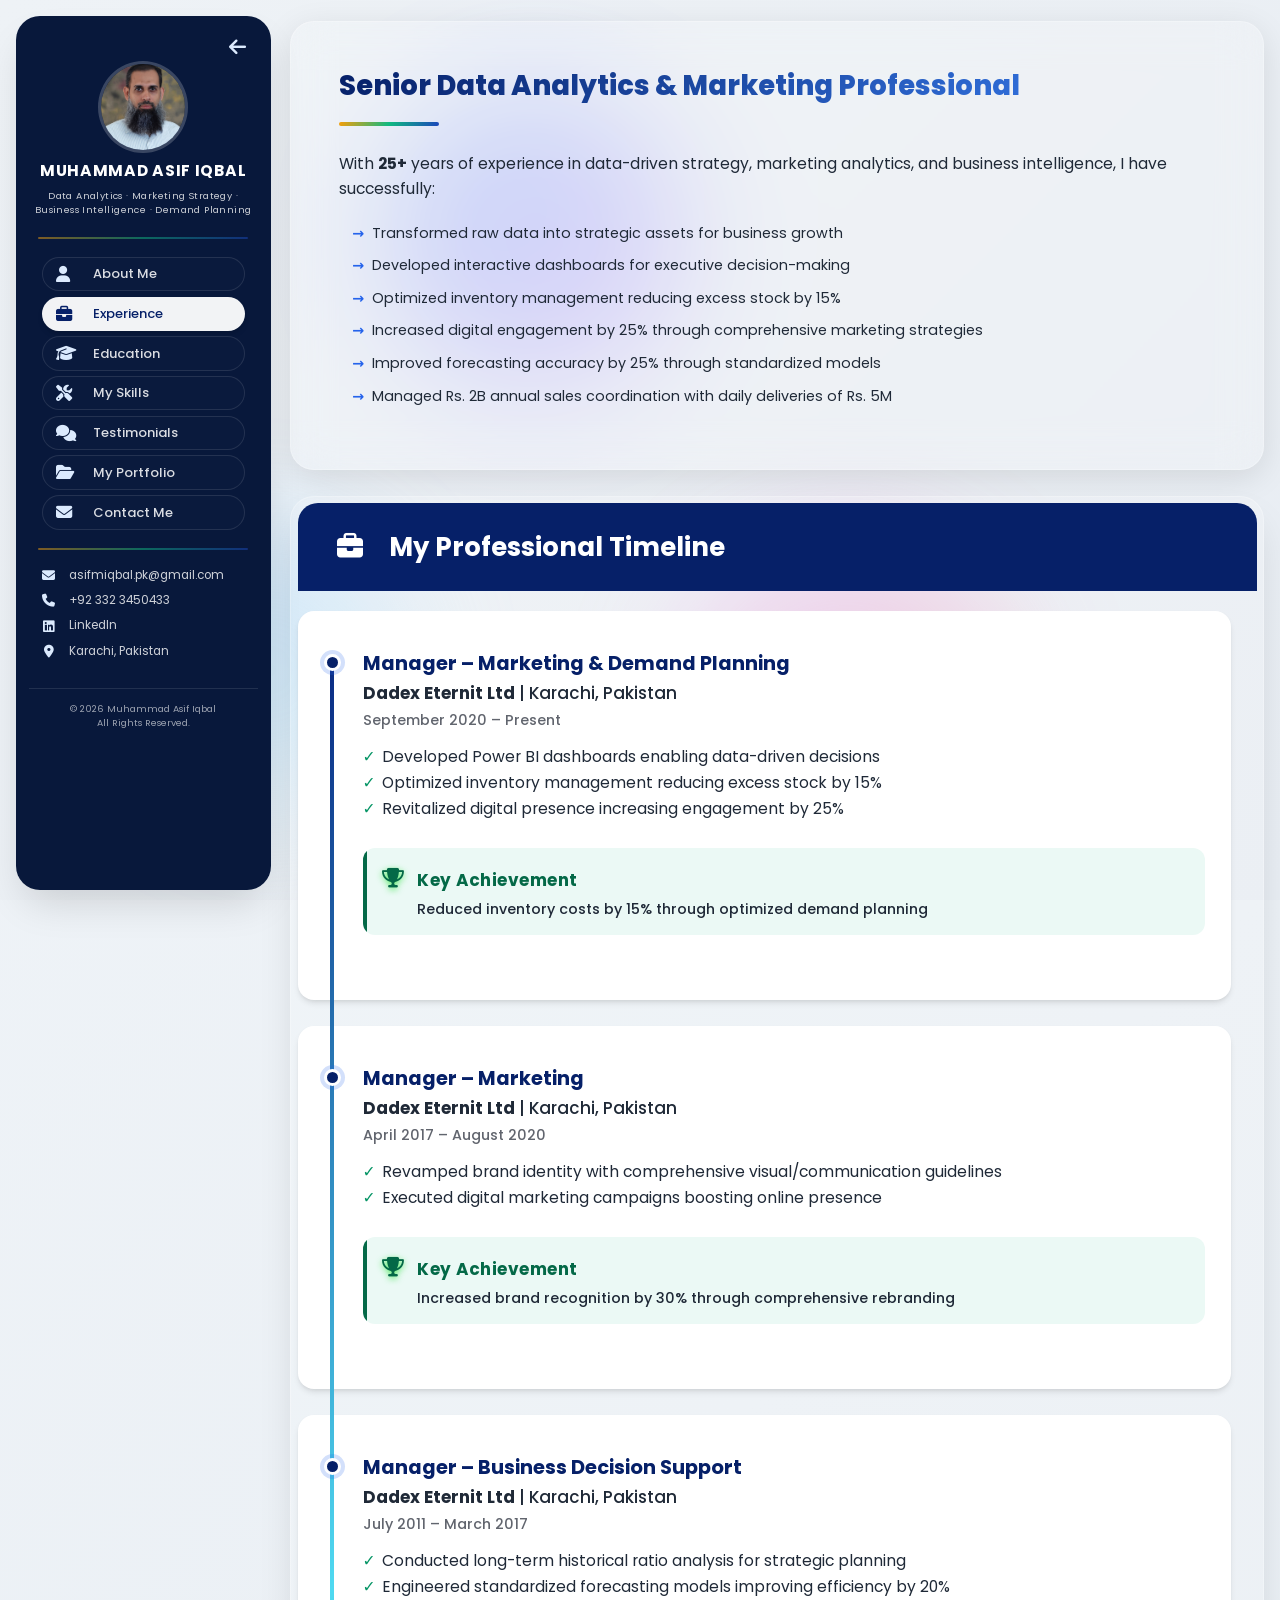
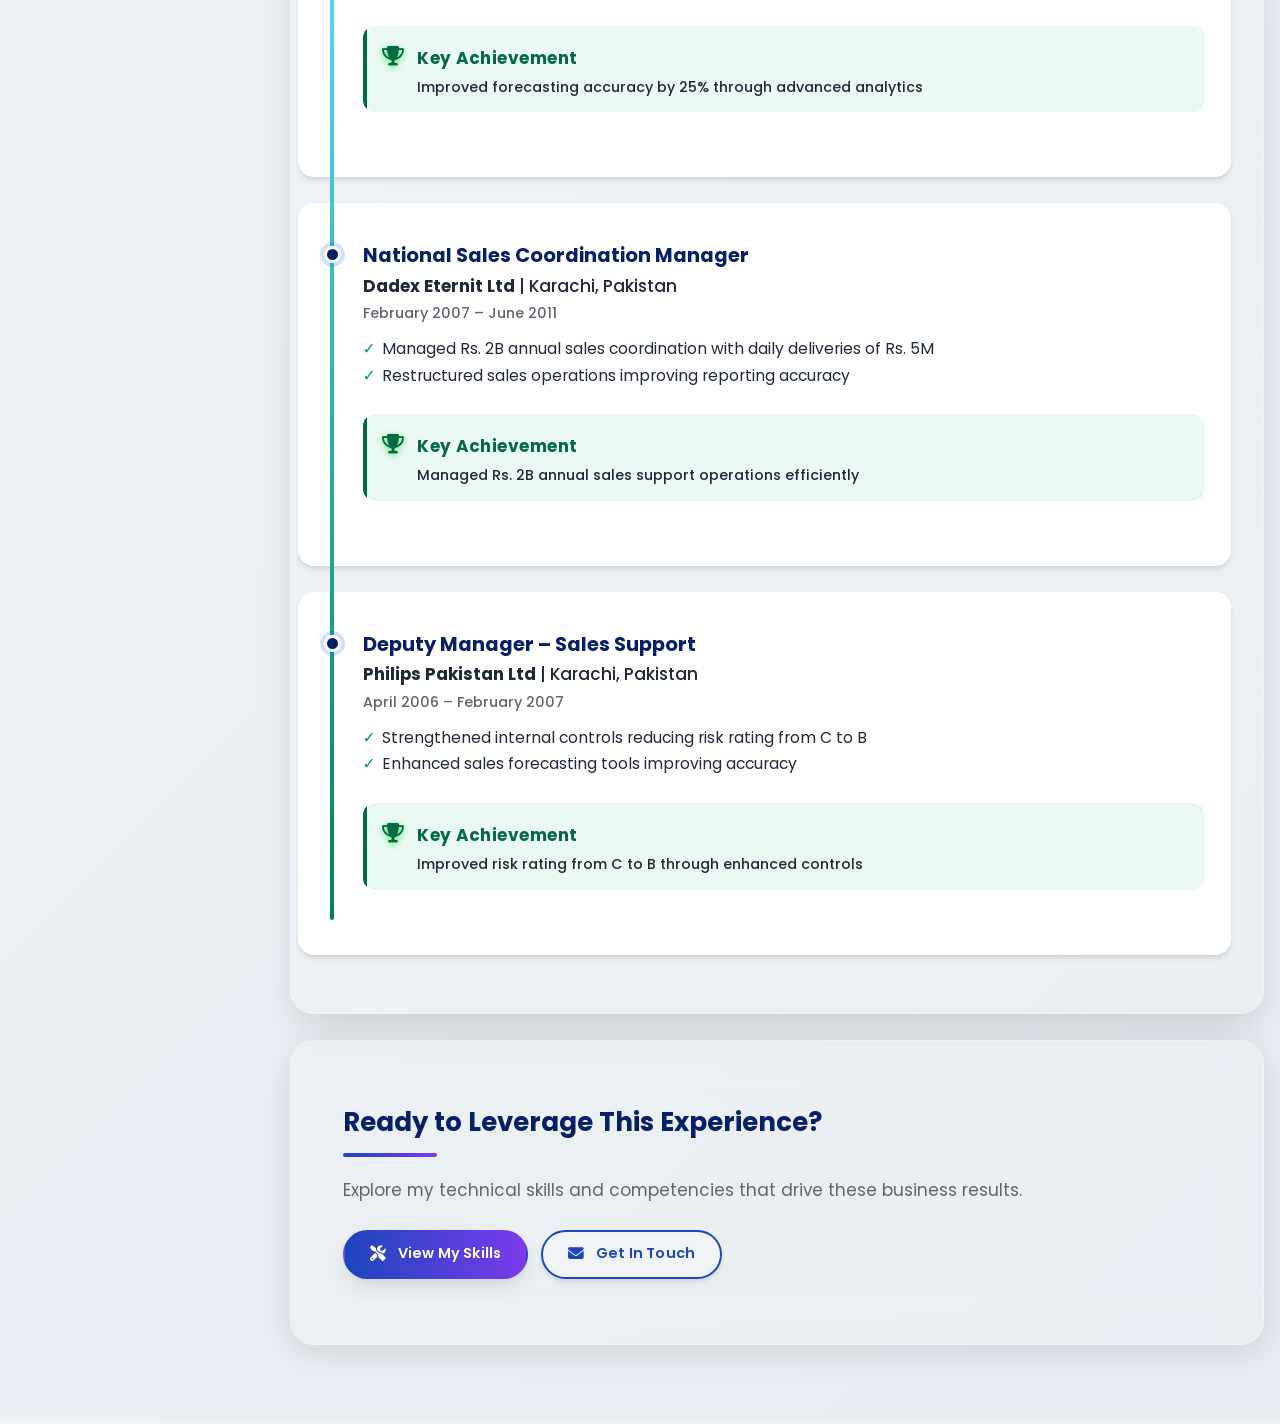
<file: experience.html>
<!DOCTYPE html>
<html lang="en" class="no-js">
<head>
  <meta charset="UTF-8">
  <meta name="viewport" content="width=device-width, initial-scale=1.0, viewport-fit=cover">
  <meta http-equiv="X-UA-Compatible" content="IE=edge">
  
  <title>Professional Experience | Muhammad Asif Iqbal</title>
  <meta name="description" content="Professional experience in data analytics, marketing strategy, business intelligence, and demand planning. Track record of driving business growth through data-driven insights.">
  <meta name="keywords" content="professional experience, career history, data analytics, marketing strategy, business intelligence, demand planning, Power BI, Muhammad Asif Iqbal">
  <meta name="author" content="Muhammad Asif Iqbal">
  <meta name="robots" content="index, follow, max-image-preview:large, max-snippet:-1, max-video-preview:-1">
  
  <link rel="preconnect" href="https://cdnjs.cloudflare.com">
  <link rel="preconnect" href="https://fonts.googleapis.com">
  <link rel="preconnect" href="https://fonts.gstatic.com" crossorigin>
  <link rel="dns-prefetch" href="//cdnjs.cloudflare.com">
  <link rel="dns-prefetch" href="//fonts.googleapis.com">
  <link rel="preload" href="style.css" as="style">
  <link rel="preload" href="script.js" as="script">
  <link rel="preload" href="images/Asif.jpg" as="image" type="image/jpeg">
  <link rel="preload" as="style" href="https://fonts.googleapis.com/css2?family=Poppins:wght@300;400;500;600;700;800&display=swap">
  <link href="https://fonts.googleapis.com/css2?family=Poppins:wght@300;400;500;600;700;800&display=swap" rel="stylesheet">

  <link rel="stylesheet" href="style.css" media="all">
  <link rel="stylesheet" href="https://cdnjs.cloudflare.com/ajax/libs/font-awesome/6.5.2/css/all.min.css"/>
</head>

<body>
  <a href="#main-content" class="skip-link">Skip to main content</a>

  <div class="background-shapes" aria-hidden="true">
    <div class="shape shape-1"></div>
    <div class="shape shape-2"></div>
    <div class="shape shape-3"></div>
    <div class="particles" aria-hidden="true">
      <div class="particle"></div><div class="particle"></div><div class="particle"></div>
      <div class="particle"></div><div class="particle"></div><div class="particle"></div>
    </div>
  </div>

  <header class="mobile-header" role="banner">
    <div class="mobile-title">
      <h1>Muhammad Asif Iqbal</h1>
      <p class="mobile-tagline">Data Analytics · Marketing Strategy · Business Intelligence</p>
    </div>
    <button class="hamburger" type="button" aria-label="Toggle Menu" aria-expanded="false" aria-controls="mobile-menu-overlay">
      <span></span><span></span><span></span>
    </button>
  </header>

  <div class="container">
    <aside class="sidebar" role="navigation" aria-label="Primary navigation" id="sidebar">
      <div class="sidebar-header">
        <button class="sidebar-toggler" id="sidebar-toggler" type="button" aria-label="Collapse Navigation" aria-controls="sidebar" aria-expanded="true">
          <i class="fas fa-arrow-left" aria-hidden="true"></i>
        </button>
      </div>
      <img src="images/Asif.jpg" alt="Professional portrait of Muhammad Asif Iqbal" class="avatar" width="150" height="150" loading="eager" />
      <div class="name">Muhammad Asif Iqbal</div>
      <p class="tagline">Data Analytics · Marketing Strategy · Business Intelligence · Demand Planning</p>
      <div class="divider" aria-hidden="true"></div>
      <nav aria-label="Primary navigation">
        <ul class="nav-menu">
          <li><a href="index.html" class="nav-link" data-tooltip="About Me"><i class="fas fa-user" aria-hidden="true"></i><span class="nav-text">About Me</span></a></li>
          <li><a href="experience.html" class="nav-link active" aria-current="page" data-tooltip="Experience"><i class="fas fa-briefcase" aria-hidden="true"></i><span class="nav-text">Experience</span></a></li>
          <li><a href="education.html" class="nav-link" data-tooltip="Education"><i class="fas fa-graduation-cap" aria-hidden="true"></i><span class="nav-text">Education</span></a></li>
          <li><a href="skills.html" class="nav-link" data-tooltip="My Skills"><i class="fas fa-tools" aria-hidden="true"></i><span class="nav-text">My Skills</span></a></li>
          <li><a href="testimonials.html" class="nav-link" data-tooltip="Testimonials"><i class="fas fa-comments" aria-hidden="true"></i><span class="nav-text">Testimonials</span></a></li>
          <li><a href="portfolio.html" class="nav-link" data-tooltip="My Portfolio"><i class="fas fa-folder-open" aria-hidden="true"></i><span class="nav-text">My Portfolio</span></a></li>
          <li><a href="contact.html" class="nav-link" data-tooltip="Contact Me"><i class="fas fa-envelope" aria-hidden="true"></i><span class="nav-text">Contact Me</span></a></li>
        </ul>
      </nav>
      <div class="divider" aria-hidden="true"></div>
      <div class="contact-info">
        <div class="contact-item" data-tooltip="Email"><i class="fas fa-envelope contact-icon" aria-hidden="true"></i><span class="contact-text">asifmiqbal.pk@gmail.com</span></div>
        <div class="contact-item" data-tooltip="Phone"><i class="fas fa-phone contact-icon" aria-hidden="true"></i><span class="contact-text">+92 332 3450433</span></div>
        <div class="contact-item" data-tooltip="LinkedIn Profile"><i class="fab fa-linkedin contact-icon" aria-hidden="true"></i><a href="https://linkedin.com/in/muhammad-asif-iqbal-pk" target="_blank" rel="noopener noreferrer" class="contact-text">LinkedIn</a></div>
        <div class="contact-item" data-tooltip="Location"><i class="fas fa-map-marker-alt contact-icon" aria-hidden="true"></i><span class="contact-text">Karachi, Pakistan</span></div>
      </div>
      <footer class="footer" role="contentinfo">
        <p class="footer-text">&copy; <span id="year"></span> Muhammad Asif Iqbal</p>
        <p class="footer-text">All Rights Reserved.</p>
      </footer>
    </aside>

    <div class="mobile-menu-overlay" id="mobile-menu-overlay" aria-hidden="true">
      <div class="mobile-menu-container">
        <button class="mobile-menu-close" id="mobile-menu-close" type="button" aria-label="Close menu"><i class="fas fa-times"></i></button>
        <img src="images/Asif.jpg" alt="Professional portrait of Muhammad Asif Iqbal" class="avatar" width="150" height="150" loading="eager" />
        <div class="name">Muhammad Asif Iqbal</div>
        <p class="tagline">Data Analytics · Marketing Strategy · Business Intelligence · Demand Planning</p>
        <div class="divider" aria-hidden="true"></div>
        <nav aria-label="Mobile navigation">
          <ul class="nav-menu">
            <li><a href="index.html" class="nav-link"><i class="fas fa-user" aria-hidden="true"></i><span class="nav-text">About Me</span></a></li>
            <li><a href="experience.html" class="nav-link active" aria-current="page"><i class="fas fa-briefcase" aria-hidden="true"></i><span class="nav-text">Experience</span></a></li>
            <li><a href="education.html" class="nav-link"><i class="fas fa-graduation-cap" aria-hidden="true"></i><span class="nav-text">Education</span></a></li>
            <li><a href="skills.html" class="nav-link"><i class="fas fa-tools" aria-hidden="true"></i><span class="nav-text">My Skills</span></a></li>
            <li><a href="testimonials.html" class="nav-link"><i class="fas fa-comments" aria-hidden="true"></i><span class="nav-text">Testimonials</span></a></li>
            <li><a href="portfolio.html" class="nav-link"><i class="fas fa-folder-open" aria-hidden="true"></i><span class="nav-text">My Portfolio</span></a></li>
            <li><a href="contact.html" class="nav-link"><i class="fas fa-envelope" aria-hidden="true"></i><span class="nav-text">Contact Me</span></a></li>
          </ul>
        </nav>
        <div class="divider" aria-hidden="true"></div>
        <div class="contact-info">
          <div class="contact-item"><i class="fas fa-envelope contact-icon" aria-hidden="true"></i><span class="contact-text">asifmiqbal.pk@gmail.com</span></div>
          <div class="contact-item"><i class="fas fa-phone contact-icon" aria-hidden="true"></i><span class="contact-text">+92 332 3450433</span></div>
          <div class="contact-item"><i class="fab fa-linkedin contact-icon" aria-hidden="true"></i><a href="https://linkedin.com/in/muhammad-asif-iqbal-pk" target="_blank" rel="noopener noreferrer" class="contact-text">LinkedIn</a></div>
          <div class="contact-item"><i class="fas fa-map-marker-alt contact-icon" aria-hidden="true"></i><span class="contact-text">Karachi, Pakistan</span></div>
        </div>
        <footer class="footer" role="contentinfo">
          <p class="footer-text">&copy; <span id="year-mobile"></span> Muhammad Asif Iqbal</p>
          <p class="footer-text">All Rights Reserved.</p>
        </footer>
      </div>
    </div>

    <main class="main-content" id="main-content" role="main" tabindex="-1">
      <section class="hero reveal" aria-labelledby="experience-hero-title">
        <div class="hero-card reveal">
          <h1 id="experience-hero-title">Senior Data Analytics & Marketing Professional</h1>
          <div class="divider" aria-hidden="true"></div>
          <p>With <strong><span class="experience-years"></span></strong> years of experience in data-driven strategy, marketing analytics, and business intelligence, I have successfully:</p>
          <ul>
            <li>Transformed raw data into strategic assets for business growth</li>
            <li>Developed interactive dashboards for executive decision-making</li>
            <li>Optimized inventory management reducing excess stock by 15%</li>
            <li>Increased digital engagement by 25% through comprehensive marketing strategies</li>
            <li>Improved forecasting accuracy by 25% through standardized models</li>
            <li>Managed Rs. 2B annual sales coordination with daily deliveries of Rs. 5M</li>
          </ul>
        </div>
      </section>

      <section class="timeline-section" aria-labelledby="experience-timeline">
          <div class="section-title">
          <i class="fas fa-briefcase" aria-hidden="true"></i>
          <h2 id="experience-timeline">My Professional Timeline</h2>
          </div>
         <div class="divider" aria-hidden="true"></div>
        <br>
        <div class="timeline">
          <div class="timeline-item"><div class="timeline-marker"></div><div class="timeline-content"><h3>Manager – Marketing & Demand Planning</h3><p class="company-location"><strong>Dadex Eternit Ltd</strong> | Karachi, Pakistan</p><p class="duration">September 2020 – Present</p><ul><li>Developed Power BI dashboards enabling data-driven decisions</li><li>Optimized inventory management reducing excess stock by 15%</li><li>Revitalized digital presence increasing engagement by 25%</li></ul><div class="achievement"><div class="achievement-header"><i class="fas fa-trophy"></i> <h4>Key Achievement</h4></div><p class="achievement-text">Reduced inventory costs by 15% through optimized demand planning</p></div></div></div>
          <div class="timeline-item"><div class="timeline-marker"></div><div class="timeline-content"><h3>Manager – Marketing</h3><p class="company-location"><strong>Dadex Eternit Ltd</strong> | Karachi, Pakistan</p><p class="duration">April 2017 – August 2020</p><ul><li>Revamped brand identity with comprehensive visual/communication guidelines</li><li>Executed digital marketing campaigns boosting online presence</li></ul><div class="achievement"><div class="achievement-header"><i class="fas fa-trophy"></i> <h4>Key Achievement</h4></div><p>Increased brand recognition by 30% through comprehensive rebranding</p></div></div></div>
          <div class="timeline-item"><div class="timeline-marker"></div><div class="timeline-content"><h3>Manager – Business Decision Support</h3><p class="company-location"><strong>Dadex Eternit Ltd</strong> | Karachi, Pakistan</p><p class="duration">July 2011 – March 2017</p><ul><li>Conducted long-term historical ratio analysis for strategic planning</li><li>Engineered standardized forecasting models improving efficiency by 20%</li></ul><div class="achievement"><div class="achievement-header"><i class="fas fa-trophy"></i> <h4>Key Achievement</h4></div><p>Improved forecasting accuracy by 25% through advanced analytics</p></div></div></div>
          <div class="timeline-item"><div class="timeline-marker"></div><div class="timeline-content"><h3>National Sales Coordination Manager</h3><p class="company-location"><strong>Dadex Eternit Ltd</strong> | Karachi, Pakistan</p><p class="duration">February 2007 – June 2011</p><ul><li>Managed Rs. 2B annual sales coordination with daily deliveries of Rs. 5M</li><li>Restructured sales operations improving reporting accuracy</li></ul><div class="achievement"><div class="achievement-header"><i class="fas fa-trophy"></i> <h4>Key Achievement</h4></div><p>Managed Rs. 2B annual sales support operations efficiently</p></div></div></div>
          <div class="timeline-item"><div class="timeline-marker"></div><div class="timeline-content"><h3>Deputy Manager – Sales Support</h3><p class="company-location"><strong>Philips Pakistan Ltd</strong> | Karachi, Pakistan</p><p class="duration">April 2006 – February 2007</p><ul><li>Strengthened internal controls reducing risk rating from C to B</li><li>Enhanced sales forecasting tools improving accuracy</li></ul><div class="achievement"><div class="achievement-header"><i class="fas fa-trophy"></i> <h4>Key Achievement</h4></div><p>Improved risk rating from C to B through enhanced controls</p></div></div></div>
        </div>
      </section>

      <section class="cta-card reveal">
        <h2>Ready to Leverage This Experience?</h2>
        <div class="divider" aria-hidden="true"></div>
        <p>Explore my technical skills and competencies that drive these business results.</p>
        <div class="hero-cta">
          <a href="skills.html" class="btn primary"><i class="fas fa-tools" aria-hidden="true"></i> View My Skills</a>
          <a href="contact.html" class="btn secondary"><i class="fas fa-envelope" aria-hidden="true"></i> Get In Touch</a>
        </div>
      </section>
    </main>
  </div>

  <button id="backToTop" type="button" aria-label="Back to top"><i class="fas fa-chevron-up" aria-hidden="true"></i></button>
  <div id="toast" class="toast" role="alert" aria-live="polite" aria-atomic="true"></div>

  <script src="script.js" defer></script>
</body>
</html>
</file>
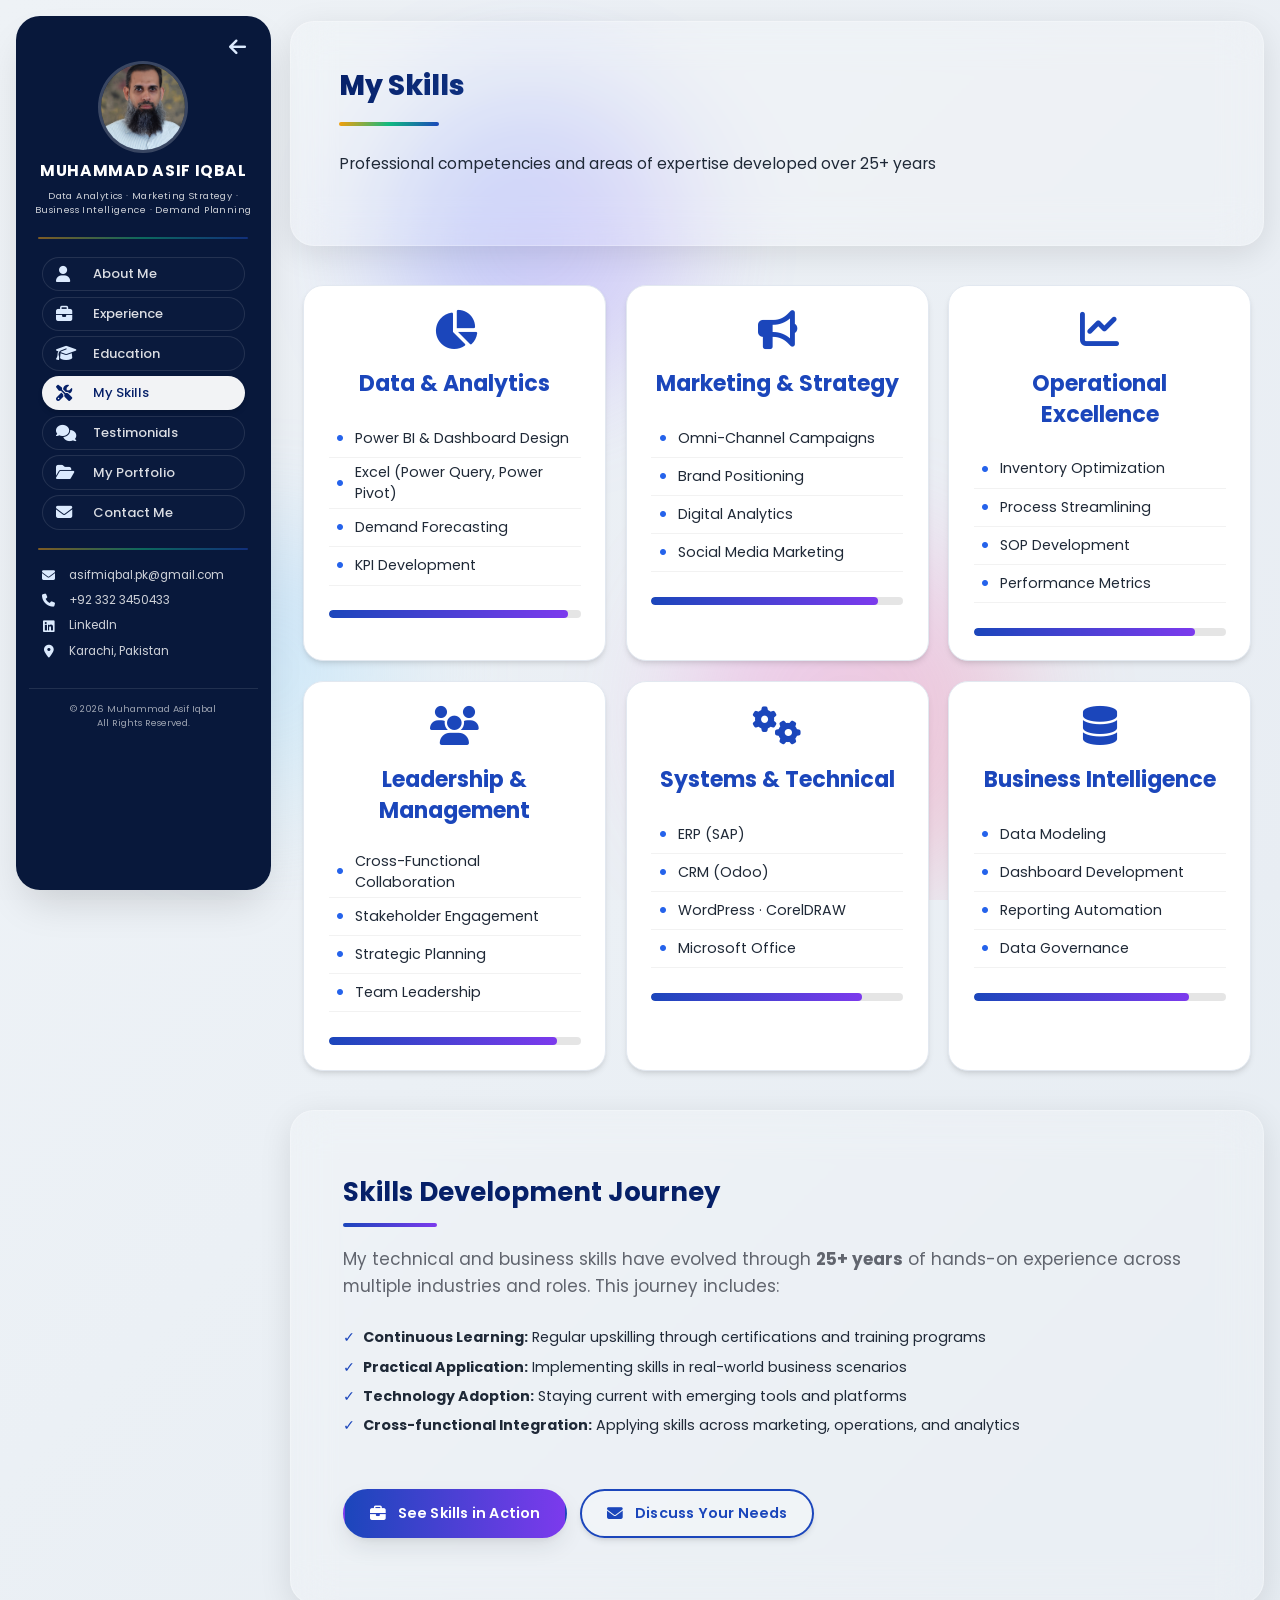
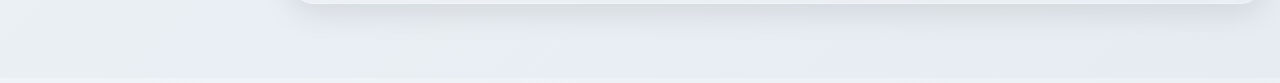
<file: skills.html>
<!DOCTYPE html>
<html lang="en" class="no-js">
<head>
  <meta charset="UTF-8">
  <meta name="viewport" content="width=device-width, initial-scale=1.0, viewport-fit=cover">
  <meta http-equiv="X-UA-Compatible" content="IE=edge">
  
  <title>Skills | Muhammad Asif Iqbal</title>
  <meta name="description" content="Skills of Muhammad Asif Iqbal - data analytics, marketing strategy, business intelligence, leadership, and technical competencies.">
  <meta name="keywords" content="skills, data analysis, marketing, business intelligence, leadership, Power BI, Excel, Muhammad Asif Iqbal">
  <meta name="author" content="Muhammad Asif Iqbal">
  <meta name="robots" content="index, follow, max-image-preview:large, max-snippet:-1, max-video-preview:-1">
    
  <link rel="preconnect" href="https://cdnjs.cloudflare.com">
  <link rel="preconnect" href="https://fonts.googleapis.com">
  <link rel="preconnect" href="https://fonts.gstatic.com" crossorigin>
  <link rel="dns-prefetch" href="//cdnjs.cloudflare.com">
  <link rel="dns-prefetch" href="//fonts.googleapis.com">
  <link rel="preload" href="style.css" as="style">
  <link rel="preload" href="script.js" as="script">
  <link rel="preload" href="images/Asif.jpg" as="image" type="image/jpeg">
  <link rel="preload" as="style" href="https://fonts.googleapis.com/css2?family=Poppins:wght@300;400;500;600;700;800&display=swap">
  <link href="https://fonts.googleapis.com/css2?family=Poppins:wght@300;400;500;600;700;800&display=swap" rel="stylesheet">

  <link rel="stylesheet" href="style.css" media="all">
  <link rel="stylesheet" href="https://cdnjs.cloudflare.com/ajax/libs/font-awesome/6.5.2/css/all.min.css"/>
</head>

<body>
  <a href="#main-content" class="skip-link">Skip to main content</a>

  <div class="background-shapes" aria-hidden="true">
    <div class="shape shape-1"></div>
    <div class="shape shape-2"></div>
    <div class="shape shape-3"></div>
    <div class="particles" aria-hidden="true">
      <div class="particle"></div><div class="particle"></div><div class="particle"></div>
      <div class="particle"></div><div class="particle"></div><div class="particle"></div>
    </div>
  </div>

  <header class="mobile-header" role="banner">
    <div class="mobile-title">
      <h1>Muhammad Asif Iqbal</h1>
      <p class="mobile-tagline">Data Analytics · Marketing Strategy · Business Intelligence</p>
    </div>
    <button class="hamburger" type="button" aria-label="Toggle Menu" aria-expanded="false" aria-controls="mobile-menu-overlay">
      <span></span><span></span><span></span>
    </button>
  </header>

  <div class="container">
    <aside class="sidebar" role="navigation" aria-label="Primary navigation" id="sidebar">
      <div class="sidebar-header">
        <button class="sidebar-toggler" id="sidebar-toggler" type="button" aria-label="Collapse Navigation" aria-controls="sidebar" aria-expanded="true">
          <i class="fas fa-arrow-left" aria-hidden="true"></i>
        </button>
      </div>
      <img src="images/Asif.jpg" alt="Professional portrait of Muhammad Asif Iqbal" class="avatar" width="150" height="150" loading="eager" />
      <div class="name">Muhammad Asif Iqbal</div>
      <p class="tagline">Data Analytics · Marketing Strategy · Business Intelligence · Demand Planning</p>
      <div class="divider" aria-hidden="true"></div>
      <nav aria-label="Primary navigation">
        <ul class="nav-menu">
          <li><a href="index.html" class="nav-link" data-tooltip="About Me"><i class="fas fa-user" aria-hidden="true"></i><span class="nav-text">About Me</span></a></li>
          <li><a href="experience.html" class="nav-link" data-tooltip="Experience"><i class="fas fa-briefcase" aria-hidden="true"></i><span class="nav-text">Experience</span></a></li>
          <li><a href="education.html" class="nav-link" data-tooltip="Education"><i class="fas fa-graduation-cap" aria-hidden="true"></i><span class="nav-text">Education</span></a></li>
          <li><a href="skills.html" class="nav-link active" aria-current="page" data-tooltip="My Skills"><i class="fas fa-tools" aria-hidden="true"></i><span class="nav-text">My Skills</span></a></li>
          <li><a href="testimonials.html" class="nav-link" data-tooltip="Testimonials"><i class="fas fa-comments" aria-hidden="true"></i><span class="nav-text">Testimonials</span></a></li>
          <li><a href="portfolio.html" class="nav-link" data-tooltip="My Portfolio"><i class="fas fa-folder-open" aria-hidden="true"></i><span class="nav-text">My Portfolio</span></a></li>
          <li><a href="contact.html" class="nav-link" data-tooltip="Contact Me"><i class="fas fa-envelope" aria-hidden="true"></i><span class="nav-text">Contact Me</span></a></li>
        </ul>
      </nav>
      <div class="divider" aria-hidden="true"></div>
      <div class="contact-info">
        <div class="contact-item" data-tooltip="Email"><i class="fas fa-envelope contact-icon" aria-hidden="true"></i><span class="contact-text">asifmiqbal.pk@gmail.com</span></div>
        <div class="contact-item" data-tooltip="Phone"><i class="fas fa-phone contact-icon" aria-hidden="true"></i><span class="contact-text">+92 332 3450433</span></div>
        <div class="contact-item" data-tooltip="LinkedIn Profile"><i class="fab fa-linkedin contact-icon" aria-hidden="true"></i><a href="https://linkedin.com/in/muhammad-asif-iqbal-pk" target="_blank" rel="noopener noreferrer" class="contact-text">LinkedIn</a></div>
        <div class="contact-item" data-tooltip="Location"><i class="fas fa-map-marker-alt contact-icon" aria-hidden="true"></i><span class="contact-text">Karachi, Pakistan</span></div>
      </div>
      <footer class="footer" role="contentinfo">
        <p class="footer-text">&copy; <span id="year"></span> Muhammad Asif Iqbal</p>
        <p class="footer-text">All Rights Reserved.</p>
      </footer>
    </aside>

    <div class="mobile-menu-overlay" id="mobile-menu-overlay" aria-hidden="true">
      <div class="mobile-menu-container">
        <button class="mobile-menu-close" id="mobile-menu-close" type="button" aria-label="Close menu"><i class="fas fa-times"></i></button>
        <img src="images/Asif.jpg" alt="Professional portrait of Muhammad Asif Iqbal" class="avatar" width="150" height="150" loading="eager" />
        <div class="name">Muhammad Asif Iqbal</div>
        <p class="tagline">Data Analytics · Marketing Strategy · Business Intelligence · Demand Planning</p>
        <div class="divider" aria-hidden="true"></div>
        <nav aria-label="Mobile navigation">
          <ul class="nav-menu">
            <li><a href="index.html" class="nav-link"><i class="fas fa-user" aria-hidden="true"></i><span class="nav-text">About Me</span></a></li>
            <li><a href="experience.html" class="nav-link"><i class="fas fa-briefcase" aria-hidden="true"></i><span class="nav-text">Experience</span></a></li>
            <li><a href="education.html" class="nav-link"><i class="fas fa-graduation-cap" aria-hidden="true"></i><span class="nav-text">Education</span></a></li>
            <li><a href="skills.html" class="nav-link active" aria-current="page"><i class="fas fa-tools" aria-hidden="true"></i><span class="nav-text">My Skills</span></a></li>
            <li><a href="testimonials.html" class="nav-link"><i class="fas fa-comments" aria-hidden="true"></i><span class="nav-text">Testimonials</span></a></li>
            <li><a href="portfolio.html" class="nav-link"><i class="fas fa-folder-open" aria-hidden="true"></i><span class="nav-text">My Portfolio</span></a></li>
            <li><a href="contact.html" class="nav-link"><i class="fas fa-envelope" aria-hidden="true"></i><span class="nav-text">Contact Me</span></a></li>
          </ul>
        </nav>
        <div class="divider" aria-hidden="true"></div>
        <div class="contact-info">
          <div class="contact-item"><i class="fas fa-envelope contact-icon" aria-hidden="true"></i><span class="contact-text">asifmiqbal.pk@gmail.com</span></div>
          <div class="contact-item"><i class="fas fa-phone contact-icon" aria-hidden="true"></i><span class="contact-text">+92 332 3450433</span></div>
          <div class="contact-item"><i class="fab fa-linkedin contact-icon" aria-hidden="true"></i><a href="https://linkedin.com/in/muhammad-asif-iqbal-pk" target="_blank" rel="noopener noreferrer" class="contact-text">LinkedIn</a></div>
          <div class="contact-item"><i class="fas fa-map-marker-alt contact-icon" aria-hidden="true"></i><span class="contact-text">Karachi, Pakistan</span></div>
        </div>
        <footer class="footer" role="contentinfo">
          <p class="footer-text">&copy; <span id="year-mobile"></span> Muhammad Asif Iqbal</p>
          <p class="footer-text">All Rights Reserved.</p>
        </footer>
      </div>
    </div>

    <main class="main-content" id="main-content" role="main" tabindex="-1">
      <section class="hero reveal" aria-labelledby="hero-title">
        <div class="hero-card reveal">
          <h1 id="hero-title">My Skills</h1>
          <div class="divider" aria-hidden="true"></div>
          <p>Professional competencies and areas of expertise developed over <span id="experience"></span> years</p>
        </div>
      </section>

      <div class="skills-container competencies-grid">
        <article class="skills-box reveal"><div class="skills-icon-container"><i class="fas fa-chart-pie" aria-hidden="true"></i></div><h3>Data & Analytics</h3><ul><li>Power BI & Dashboard Design</li><li>Excel (Power Query, Power Pivot)</li><li>Demand Forecasting</li><li>KPI Development</li></ul><div class="skill-meter"><div class="skill-level" data-target="95%"></div></div></article>
        <article class="skills-box reveal"><div class="skills-icon-container"><i class="fas fa-bullhorn" aria-hidden="true"></i></div><h3>Marketing & Strategy</h3><ul><li>Omni-Channel Campaigns</li><li>Brand Positioning</li><li>Digital Analytics</li><li>Social Media Marketing</li></ul><div class="skill-meter"><div class="skill-level" data-target="90%"></div></div></article>
        <article class="skills-box reveal"><div class="skills-icon-container"><i class="fas fa-chart-line" aria-hidden="true"></i></div><h3>Operational Excellence</h3><ul><li>Inventory Optimization</li><li>Process Streamlining</li><li>SOP Development</li><li>Performance Metrics</li></ul><div class="skill-meter"><div class="skill-level" data-target="88%"></div></div></article>
        <article class="skills-box reveal"><div class="skills-icon-container"><i class="fas fa-users" aria-hidden="true"></i></div><h3>Leadership & Management</h3><ul><li>Cross-Functional Collaboration</li><li>Stakeholder Engagement</li><li>Strategic Planning</li><li>Team Leadership</li></ul><div class="skill-meter"><div class="skill-level" data-target="92%"></div></div></article>
        <article class="skills-box reveal"><div class="skills-icon-container"><i class="fas fa-cogs" aria-hidden="true"></i></div><h3>Systems & Technical</h3><ul><li>ERP (SAP)</li><li>CRM (Odoo)</li><li>WordPress · CorelDRAW</li><li>Microsoft Office</li></ul><div class="skill-meter"><div class="skill-level" data-target="85%"></div></div></article>
        <article class="skills-box reveal"><div class="skills-icon-container"><i class="fas fa-database" aria-hidden="true"></i></div><h3>Business Intelligence</h3><ul><li>Data Modeling</li><li>Dashboard Development</li><li>Reporting Automation</li><li>Data Governance</li></ul><div class="skill-meter"><div class="skill-level" data-target="87%"></div></div></article>
      </div>

      <section class="cta-card reveal">
        <h2 id="skills-summary">Skills Development Journey</h2>
        <div class="divider" aria-hidden="true"></div>
        <p>My technical and business skills have evolved through <strong><span id="experience"></span> years</strong> of hands-on experience across multiple industries and roles. This journey includes:</p>
        <ul>
          <li><strong>Continuous Learning:</strong> Regular upskilling through certifications and training programs</li>
          <li><strong>Practical Application:</strong> Implementing skills in real-world business scenarios</li>
          <li><strong>Technology Adoption:</strong> Staying current with emerging tools and platforms</li>
          <li><strong>Cross-functional Integration:</strong> Applying skills across marketing, operations, and analytics</li>
        </ul>
        <div class="hero-cta">
          <a href="portfolio.html" class="btn primary"><i class="fas fa-briefcase" aria-hidden="true"></i> See Skills in Action</a>
          <a href="contact.html" class="btn secondary"><i class="fas fa-envelope" aria-hidden="true"></i> Discuss Your Needs</a>
        </div>
      </section>
    </main>
  </div>

  <button id="backToTop" type="button" aria-label="Back to top"><i class="fas fa-chevron-up" aria-hidden="true"></i></button>
  <div id="toast" class="toast" role="alert" aria-live="polite" aria-atomic="true"></div>

  <script src="script.js" defer></script>
</body>
</html>
</file>
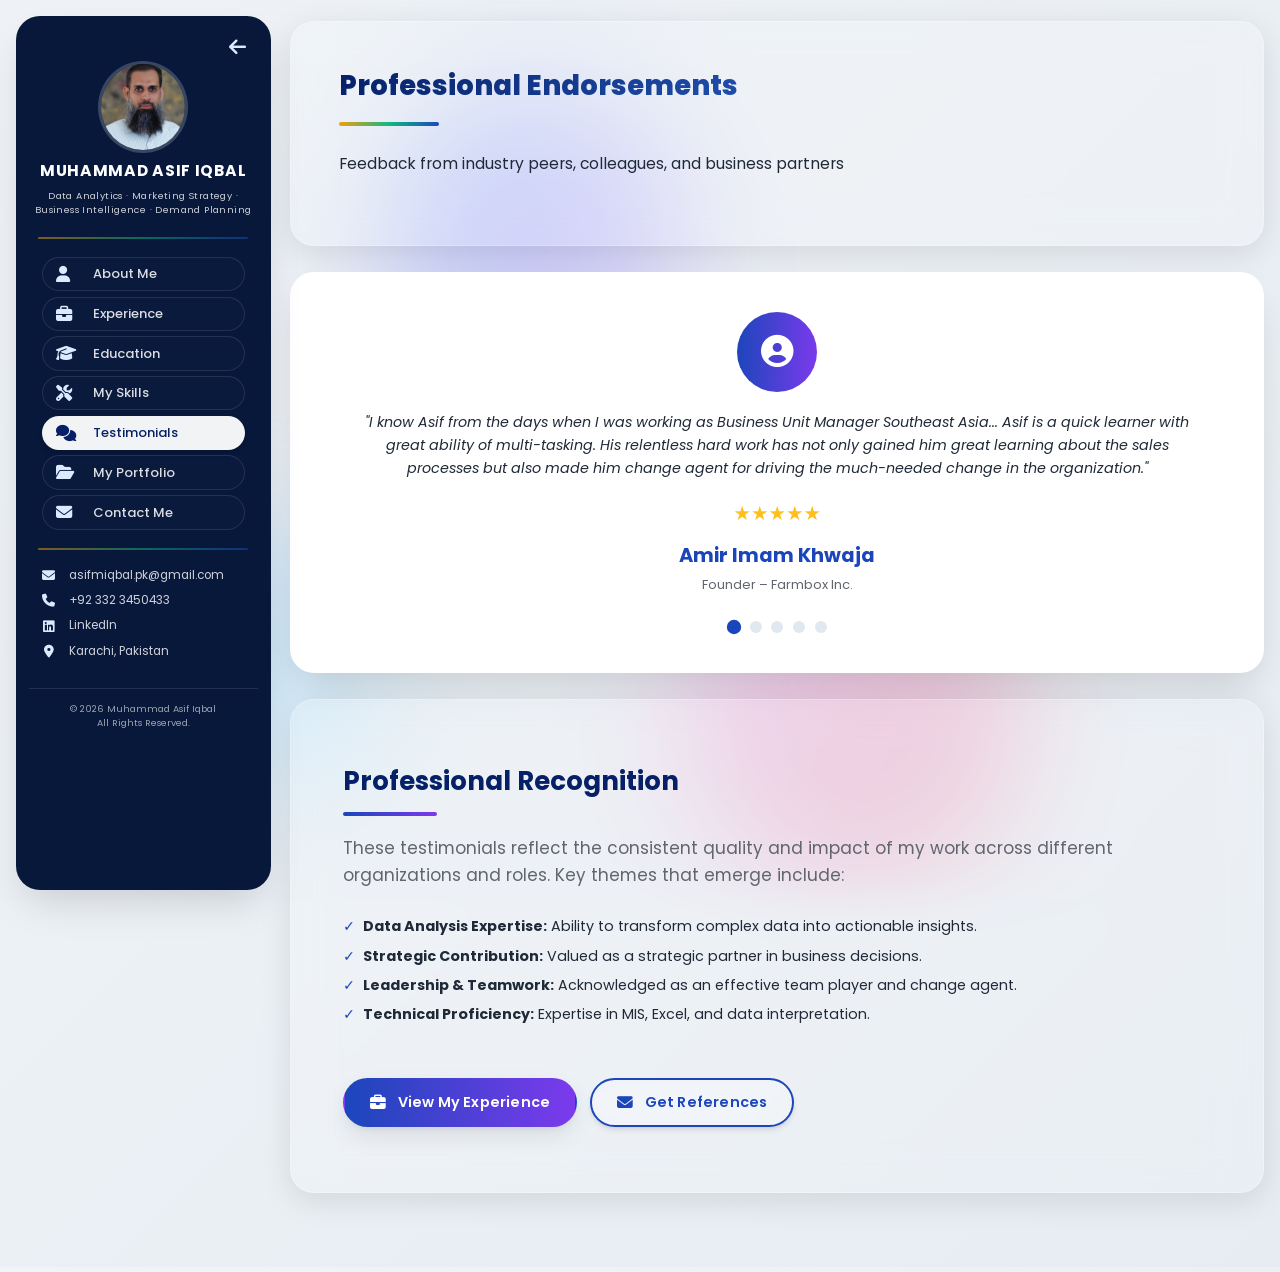
<file: testimonials.html>
<!DOCTYPE html>
<html lang="en" class="no-js">
<head>
  <meta charset="UTF-8">
  <meta name="viewport" content="width=device-width, initial-scale=1.0, viewport-fit=cover">
  <meta http-equiv="X-UA-Compatible" content="IE=edge">
  
  <title>Testimonials | Muhammad Asif Iqbal</title>
  <meta name="description" content="Testimonials received by Muhammad Asif Iqbal from industry peers, colleagues, and business partners.">
  <meta name="keywords" content="testimonials, recommendations, feedback, endorsements, Muhammad Asif Iqbal">
  <meta name="author" content="Muhammad Asif Iqbal">
  <meta name="robots" content="index, follow, max-image-preview:large, max-snippet:-1, max-video-preview:-1">
  
  <link rel="preconnect" href="https://cdnjs.cloudflare.com">
  <link rel="preconnect" href="https://fonts.googleapis.com">
  <link rel="preconnect" href="https://fonts.gstatic.com" crossorigin>
  <link rel="dns-prefetch" href="//cdnjs.cloudflare.com">
  <link rel="dns-prefetch" href="//fonts.googleapis.com">
  <link rel="preload" href="style.css" as="style">
  <link rel="preload" href="script.js" as="script">
  <link rel="preload" href="images/Asif.jpg" as="image" type="image/jpeg">
  <link rel="preload" as="style" href="https://fonts.googleapis.com/css2?family=Poppins:wght@300;400;500;600;700;800&display=swap">
  <link href="https://fonts.googleapis.com/css2?family=Poppins:wght@300;400;500;600;700;800&display=swap" rel="stylesheet">

  <link rel="stylesheet" href="style.css" media="all">
  <link rel="stylesheet" href="https://cdnjs.cloudflare.com/ajax/libs/font-awesome/6.5.2/css/all.min.css"/>
</head>

<body>
  <a href="#main-content" class="skip-link">Skip to main content</a>

  <div class="background-shapes" aria-hidden="true">
    <div class="shape shape-1"></div>
    <div class="shape shape-2"></div>
    <div class="shape shape-3"></div>
    <div class="particles" aria-hidden="true">
      <div class="particle"></div><div class="particle"></div><div class="particle"></div>
      <div class="particle"></div><div class="particle"></div><div class="particle"></div>
    </div>
  </div>

  <header class="mobile-header" role="banner">
    <div class="mobile-title">
      <h1>Muhammad Asif Iqbal</h1>
      <p class="mobile-tagline">Data Analytics · Marketing Strategy · Business Intelligence</p>
    </div>
    <button class="hamburger" type="button" aria-label="Toggle Menu" aria-expanded="false" aria-controls="mobile-menu-overlay">
      <span></span><span></span><span></span>
    </button>
  </header>

  <div class="container">
    <aside class="sidebar" role="navigation" aria-label="Primary navigation" id="sidebar">
      <div class="sidebar-header">
        <button class="sidebar-toggler" id="sidebar-toggler" type="button" aria-label="Collapse Navigation" aria-controls="sidebar" aria-expanded="true">
          <i class="fas fa-arrow-left" aria-hidden="true"></i>
        </button>
      </div>
      <img src="images/Asif.jpg" alt="Professional portrait of Muhammad Asif Iqbal" class="avatar" width="150" height="150" loading="eager" />
      <div class="name">Muhammad Asif Iqbal</div>
      <p class="tagline">Data Analytics · Marketing Strategy · Business Intelligence · Demand Planning</p>
      <div class="divider" aria-hidden="true"></div>
      <nav aria-label="Primary navigation">
        <ul class="nav-menu">
          <li><a href="index.html" class="nav-link" data-tooltip="About Me"><i class="fas fa-user" aria-hidden="true"></i><span class="nav-text">About Me</span></a></li>
          <li><a href="experience.html" class="nav-link" data-tooltip="Experience"><i class="fas fa-briefcase" aria-hidden="true"></i><span class="nav-text">Experience</span></a></li>
          <li><a href="education.html" class="nav-link" data-tooltip="Education"><i class="fas fa-graduation-cap" aria-hidden="true"></i><span class="nav-text">Education</span></a></li>
          <li><a href="skills.html" class="nav-link" data-tooltip="My Skills"><i class="fas fa-tools" aria-hidden="true"></i><span class="nav-text">My Skills</span></a></li>
          <li><a href="testimonials.html" class="nav-link active" aria-current="page" data-tooltip="Testimonials"><i class="fas fa-comments" aria-hidden="true"></i><span class="nav-text">Testimonials</span></a></li>
          <li><a href="portfolio.html" class="nav-link" data-tooltip="My Portfolio"><i class="fas fa-folder-open" aria-hidden="true"></i><span class="nav-text">My Portfolio</span></a></li>
          <li><a href="contact.html" class="nav-link" data-tooltip="Contact Me"><i class="fas fa-envelope" aria-hidden="true"></i><span class="nav-text">Contact Me</span></a></li>
        </ul>
      </nav>
      <div class="divider" aria-hidden="true"></div>
      <div class="contact-info">
        <div class="contact-item" data-tooltip="Email"><i class="fas fa-envelope contact-icon" aria-hidden="true"></i><span class="contact-text">asifmiqbal.pk@gmail.com</span></div>
        <div class="contact-item" data-tooltip="Phone"><i class="fas fa-phone contact-icon" aria-hidden="true"></i><span class="contact-text">+92 332 3450433</span></div>
        <div class="contact-item" data-tooltip="LinkedIn Profile"><i class="fab fa-linkedin contact-icon" aria-hidden="true"></i><a href="https://linkedin.com/in/muhammad-asif-iqbal-pk" target="_blank" rel="noopener noreferrer" class="contact-text">LinkedIn</a></div>
        <div class="contact-item" data-tooltip="Location"><i class="fas fa-map-marker-alt contact-icon" aria-hidden="true"></i><span class="contact-text">Karachi, Pakistan</span></div>
      </div>
      <footer class="footer" role="contentinfo">
        <p class="footer-text">&copy; <span id="year"></span> Muhammad Asif Iqbal</p>
        <p class="footer-text">All Rights Reserved.</p>
      </footer>
    </aside>

    <div class="mobile-menu-overlay" id="mobile-menu-overlay" aria-hidden="true">
      <div class="mobile-menu-container">
        <button class="mobile-menu-close" id="mobile-menu-close" type="button" aria-label="Close menu"><i class="fas fa-times"></i></button>
        <img src="images/Asif.jpg" alt="Professional portrait of Muhammad Asif Iqbal" class="avatar" width="150" height="150" loading="eager" />
        <div class="name">Muhammad Asif Iqbal</div>
        <p class="tagline">Data Analytics · Marketing Strategy · Business Intelligence · Demand Planning</p>
        <div class="divider" aria-hidden="true"></div>
        <nav aria-label="Mobile navigation">
          <ul class="nav-menu">
            <li><a href="index.html" class="nav-link"><i class="fas fa-user" aria-hidden="true"></i><span class="nav-text">About Me</span></a></li>
            <li><a href="experience.html" class="nav-link"><i class="fas fa-briefcase" aria-hidden="true"></i><span class="nav-text">Experience</span></a></li>
            <li><a href="education.html" class="nav-link"><i class="fas fa-graduation-cap" aria-hidden="true"></i><span class="nav-text">Education</span></a></li>
            <li><a href="skills.html" class="nav-link"><i class="fas fa-tools" aria-hidden="true"></i><span class="nav-text">My Skills</span></a></li>
            <li><a href="testimonials.html" class="nav-link active" aria-current="page"><i class="fas fa-comments" aria-hidden="true"></i><span class="nav-text">Testimonials</span></a></li>
            <li><a href="portfolio.html" class="nav-link"><i class="fas fa-folder-open" aria-hidden="true"></i><span class="nav-text">My Portfolio</span></a></li>
            <li><a href="contact.html" class="nav-link"><i class="fas fa-envelope" aria-hidden="true"></i><span class="nav-text">Contact Me</span></a></li>
          </ul>
        </nav>
        <div class="divider" aria-hidden="true"></div>
        <div class="contact-info">
          <div class="contact-item"><i class="fas fa-envelope contact-icon" aria-hidden="true"></i><span class="contact-text">asifmiqbal.pk@gmail.com</span></div>
          <div class="contact-item"><i class="fas fa-phone contact-icon" aria-hidden="true"></i><span class="contact-text">+92 332 3450433</span></div>
          <div class="contact-item"><i class="fab fa-linkedin contact-icon" aria-hidden="true"></i><a href="https://linkedin.com/in/muhammad-asif-iqbal-pk" target="_blank" rel="noopener noreferrer" class="contact-text">LinkedIn</a></div>
          <div class="contact-item"><i class="fas fa-map-marker-alt contact-icon" aria-hidden="true"></i><span class="contact-text">Karachi, Pakistan</span></div>
        </div>
        <footer class="footer" role="contentinfo">
          <p class="footer-text">&copy; <span id="year-mobile"></span> Muhammad Asif Iqbal</p>
          <p class="footer-text">All Rights Reserved.</p>
        </footer>
      </div>
    </div>

    <main class="main-content" id="main-content" role="main" tabindex="-1">
      <section class="hero reveal" aria-labelledby="hero-title">
        <div class="hero-card reveal">
          <h1 id="hero-title">Professional Endorsements</h1>
          <div class="divider" aria-hidden="true"></div>
          <p>Feedback from industry peers, colleagues, and business partners</p>
        </div>
      </section>

      <section class="testimonial-carousel content-card" aria-labelledby="testimonials-heading">
        <article class="testimonial-slide active" role="region" aria-labelledby="testimonial-1">
          <div class="testimonial-content">
            <div class="testimonial-avatar"><i class="fas fa-user-circle" aria-hidden="true"></i></div>
            <p id="testimonial-1">"I know Asif from the days when I was working as Business Unit Manager Southeast Asia... Asif is a quick learner with great ability of multi-tasking. His relentless hard work has not only gained him great learning about the sales processes but also made him change agent for driving the much-needed change in the organization."</p>
            <div class="stars-container" aria-label="5 out of 5 stars">★★★★★</div>
            <h3>Amir Imam Khwaja</h3>
            <span>Founder – Farmbox Inc.</span>
          </div>
        </article>
        <article class="testimonial-slide" role="region" aria-labelledby="testimonial-2">
          <div class="testimonial-content">
            <div class="testimonial-avatar"><i class="fas fa-user-circle" aria-hidden="true"></i></div>
            <p id="testimonial-2">"If you are looking to interpret available data in Dadex as simple as ABC, then there is no other person than Asif Iqbal. With expertise on Excel, he has always been a focal person with Senior Directors, especially to CEO."</p>
            <div class="stars-container">★★★★★</div>
            <h3>Syed Amir Ali</h3>
            <span>Deputy Manager – PSO</span>
          </div>
        </article>
        <article class="testimonial-slide" role="region" aria-labelledby="testimonial-3">
          <div class="testimonial-content">
            <div class="testimonial-avatar"><i class="fas fa-user-circle" aria-hidden="true"></i></div>
            <p id="testimonial-3">"Asif is an amazing person, a gift of God. He has unmatching capabilities of data analysis. His ability to work with figures and present them enables people to get the bigger picture."</p>
            <div class="stars-container">★★★★★</div>
            <h3>Suhail Nadeem</h3>
            <span>Head – Hanisons Group</span>
          </div>
        </article>
        <article class="testimonial-slide" role="region" aria-labelledby="testimonial-4">
          <div class="testimonial-content">
            <div class="testimonial-avatar"><i class="fas fa-user-circle" aria-hidden="true"></i></div>
            <p id="testimonial-4">"A reliable support to Marketing & Sales and bridge of essential communications with Finance. Knowledge of all key areas influencing business. Excellent interpersonal skills."</p>
            <div class="stars-container">★★★★★</div>
            <h3>Ahmed Abood</h3>
            <span>Senior Finance Professional</span>
          </div>
        </article>
        <article class="testimonial-slide" role="region" aria-labelledby="testimonial-5">
          <div class="testimonial-content">
            <div class="testimonial-avatar"><i class="fas fa-user-circle" aria-hidden="true"></i></div>
            <p id="testimonial-5">"Asif Iqbal is the expert of MIS. Detail oriented person who produces work that meet standards. Great team player having high level of integrity."</p>
            <div class="stars-container">★★★★★</div>
            <h3>Syed Arif-ul-Hasan</h3>
            <span>Director – AZ Core Corporate</span>
          </div>
        </article>
        <div class="testimonial-dots" role="tablist" aria-label="Testimonial Navigation"></div>
      </section>

      <section class="cta-card reveal">
        <h2 id="testimonial-context">Professional Recognition</h2>
        <div class="divider" aria-hidden="true"></div>
        <p>These testimonials reflect the consistent quality and impact of my work across different organizations and roles. Key themes that emerge include:</p>
        <ul>
          <li><strong>Data Analysis Expertise:</strong> Ability to transform complex data into actionable insights.</li>
          <li><strong>Strategic Contribution:</strong> Valued as a strategic partner in business decisions.</li>
          <li><strong>Leadership & Teamwork:</strong> Acknowledged as an effective team player and change agent.</li>
          <li><strong>Technical Proficiency:</strong> Expertise in MIS, Excel, and data interpretation.</li>
        </ul>
        <div class="hero-cta">
          <a href="experience.html" class="btn primary"><i class="fas fa-briefcase" aria-hidden="true"></i> View My Experience</a>
          <a href="contact.html" class="btn secondary"><i class="fas fa-envelope" aria-hidden="true"></i> Get References</a>
        </div>
      </section>
    </main>
  </div>

  <button id="backToTop" type="button" aria-label="Back to top"><i class="fas fa-chevron-up" aria-hidden="true"></i></button>
  <div id="toast" class="toast" role="alert" aria-live="polite" aria-atomic="true"></div>

  <script src="script.js" defer></script>
</body>
</html>
</file>
<file: style.css>
/* ===============================================
   MUHAMMAD ASIF IQBAL - PORTFOLIO SITE
   Consolidated CSS File - All Styles in One
   =============================================== */

:root {
  /* Layout */
  --sidebar-expanded: 255px;
  --sidebar-collapsed: 80px;
  --container-max: 1400px;
  --header-height: 72px;
  
  /* Brand Colors */
  --brand-primary: #2563eb;
  --brand-secondary: #1B46BB;
  --brand-accent: #3b82f6;
  --brand-dark: #062068;
  --brand-light: #dbeafe;
  
  /* Status Colors */
  --success: #10b981;
  --warning: #f59e0b;
  --error: #ef4444;
  --info: #06b6d4;
  --stars: #ffbf1c;
  
  /* Text Colors */
  --text-primary: #1f2937;
  --text-secondary: #61656e;
  --text-muted: #8a909b;
  --text-light: #f8fafc;
  
  /* Background Colors */
  --bg-primary: #ffffff;
  --bg-secondary: #f8fafc;
  --bg-tertiary: #f1f5f9;
  --bg-dark: #0f172a;
  --sidebar-bg: #08183b;
  --card-bg: rgba(255, 255, 255, 0.3);
  
  /* Border Colors */
  --border-light: #e2e8f0;
  --border-dark: #1B46BB;
  
  /* Gradients */
  --gradient-1: linear-gradient(92deg, #1B46BB, #7c3aed);
  --gradient-2: linear-gradient(30deg, #1B46BB, #10b981, #1ca9c2);
  --gradient-3: linear-gradient(112deg, #1B46BB, #7c3aed, #36cde7);
  --gradient-4: linear-gradient(112deg, #f59e0b, #10b981, #1B46BB);
  --gradient-5: linear-gradient(112deg, #092983, #4fd9f1, #058057);
  
  /* Glass Morphism */
  --glass-bg: rgba(255, 255, 255, 0.15);
  --glass-border: rgba(255, 255, 255, 0.25);
  --glass-blur: blur(20px);
  --glass-shadow: 0 8px 32px rgba(0, 0, 0, 0.1);
  
  /* Shadows */
  --shadow-sm: 0 1px 3px rgba(0, 0, 0, 0.08);
  --shadow-md: 0 4px 6px -1px rgba(0, 0, 0, 0.1), 0 2px 4px -1px rgba(0, 0, 0, 0.06);
  --shadow-lg: 0 10px 25px -3px rgba(0, 0, 0, 0.1), 0 4px 6px -2px rgba(0, 0, 0, 0.05);
  --shadow-xl: 0 20px 40px -10px rgba(0, 0, 0, 0.15);
  --shadow-2xl: 0 25px 50px -12px rgba(0, 0, 0, 0.25);
  
  /* Border Radius */
  --radius-sm: 6px;
  --radius-md: 12px;
  --radius-lg: 16px;
  --radius-xl: 20px;
  --radius-2xl: 24px;
  --radius-full: 9999px;
  
  /* Typography */
  --font-heading: 'Poppins', 'Segoe UI', system-ui, -apple-system, sans-serif;
  --font-body: 'Poppins', 'Inter', system-ui, -apple-system, sans-serif;

  --text-xs: 0.75rem;
  --text-sm: 0.875rem;
  --text-md: 1rem;
  --text-base: 1.1rem;
  --text-lg: 1.2rem;
  --text-xl: 1.3rem;
  --text-2xl: 1.5rem;
  --text-3xl: 1.875rem;
  --text-4xl: 2.25rem;
  
  /* Transitions */
  --transition: 300ms cubic-bezier(0.25, 0.46, 0.45, 0.94);
  --transition-fast: 200ms ease;
}

/* ===== DARK MODE ===== */
@media (prefers-color-scheme: dark) {
  :root {
    --text-primary: #f1f5f9;
    --text-secondary: #cbd5e1;
    --text-muted: #94a3b8;
    --bg-primary: #0f172a;
    --bg-secondary: #1e293b;
    --bg-tertiary: #334155;
    --glass-bg: rgba(30, 41, 59, 0.8);
    --glass-border: rgba(255, 255, 255, 0.1);
    --border-light: rgba(255, 255, 255, 0.1);
  }
  
  body {
    background: linear-gradient(135deg, #0f172a 0%, #1e293b 100%);}
  
  .background-shapes {
    background: linear-gradient(135deg, #0f172a 0%, #1e293b 100%);}
}

/* ===== BASE RESET & GLOBAL STYLES ===== */
*, *::before, *::after {
  box-sizing: border-box;
  margin: 0;
  padding: 0;
}

html {
  font-size: 13px;
  scroll-behavior: smooth;
  -webkit-text-size-adjust: 100%;
  -webkit-font-smoothing: antialiased;
  -moz-osx-font-smoothing: grayscale;
}

h1, h2, h3, h4, h5, h6 {
  font-family: var(--font-heading);
  font-weight: 700;
  line-height: 1.4;
}

body {
  font-family: var(--font-body);
  line-height: 1.5;
  color: var(--text-primary);
  background: linear-gradient(135deg, #f0f4f8 0%, #e6ecf2 100%);
  min-height: 100vh;
  padding: 1.2rem;
  overflow-x: hidden;
  font-weight: 400;
}

/* ===== ACCESSIBILITY ===== */
.skip-link {
  position: absolute;
  top: -100px;
  left: 0;
  background: var(--brand-primary);
  color: white;
  padding: 12px 20px;
  z-index: 10000;
  text-decoration: none;
  border-radius: var(--radius-md);
  font-weight: 600;
  transition: top 0.3s ease;
  border: 2px solid transparent;
}

.skip-link:focus {
  top: 20px;
  left: 20px;
  border-color: white;
  outline: none;
}

.sr-only {
  position: absolute;
  width: 1px;
  height: 1px;
  padding: 0;
  margin: -1px;
  overflow: hidden;
  clip: rect(0, 0, 0, 0);
  white-space: nowrap;
  border: 0;
}

/* ===== BACKGROUND EFFECTS ===== */
.background-shapes {
  position: fixed;
  top: 0;
  left: 0;
  width: 100%;
  height: 100%;
  z-index: -1;
  overflow: hidden;
  background: linear-gradient(135deg, #eef2f6 0%, #e8edf3 100%);
  backdrop-filter: blur(20px);
}

.shape {
  position: absolute;
  border-radius: 50%;
  filter: blur(60px);
  opacity: 0.3;
  animation: float 20s ease-in-out infinite;
}

.shape-1 {
  background: linear-gradient(135deg, #3f7cff 0%, #be7cff 100%);
  width: 300px;
  height: 300px;
  top: 10%;
  left: 30%;
  opacity: 0.3;
  animation-delay: 0s;
}

.shape-2 {
  background: linear-gradient(135deg, #f093fb 0%, #f5576c 100%);
  width: 350px;
  height: 350px;
  top: 60%;
  right: 20%;
  animation-delay: 5s;
}

.shape-3 {
  background: linear-gradient(135deg, #4facfe 0%, #d3fdff 100%);
  width: 280px;
  height: 280px;
  bottom: 10%;
  left: 10%;
  animation-delay: 10s;
}

@keyframes float {
  0%, 100% { transform: translateY(0) rotate(0deg) scale(1); }
  33% { transform: translateY(-30px) rotate(3deg) scale(1.05); }
  66% { transform: translateY(20px) rotate(-2deg) scale(0.95); }
}

/* ===== MOBILE HEADER ===== */
.mobile-header {
  display: none;
  position: fixed;
  top: 0;
  left: 0;
  width: 100%;
  height: var(--header-height);
  background: var(--glass-bg);
  backdrop-filter: var(--glass-blur);
  border-bottom: 1px solid var(--glass-border);
  z-index: 9900;
  padding: 0 1.5rem;
  align-items: center;
  justify-content: space-between;
}

.mobile-title {
  flex: 1;
  text-align: center;
}

.mobile-header h1 {
  font-size: 1.5rem;
  text-transform: uppercase;
  font-weight: 600;
  color: var(--brand-dark);
  margin: 0;
}

.mobile-tagline {
  font-size: 1rem;
  color: var(--text-secondary);
  margin: 0;
  font-weight: 400;
}

/* ===== HAMBURGER MENU ===== */
.hamburger {
  display: none;
  flex-direction: column;
  justify-content: space-between;
  width: 30px;
  height: 21px;
  background: transparent;
  border: none;
  cursor: pointer;
  padding: 0;
  position: relative;
  z-index: 10000;
}

.hamburger span {
  display: block;
  height: 3px;
  width: 100%;
  background-color: var(--brand-dark);
  border-radius: 3px;
  transition: var(--transition);
  transform-origin: center;
}

.hamburger.active span:nth-child(1) { transform: rotate(45deg) translate(6px, 6px); }
.hamburger.active span:nth-child(2) { opacity: 0; }
.hamburger.active span:nth-child(3) { transform: rotate(-45deg) translate(6px, -6px); }

/* ===== MAIN LAYOUT CONTAINER ===== */
.container {
  display: grid;
  grid-template-columns: var(--sidebar-expanded) 1fr;
  gap: 1.5rem;
  max-width: var(--container-max);
  margin: 0 auto;
  min-height: calc(100vh - 2rem);
  transition: grid-template-columns 0.3s var(--transition);
}

.container.collapsed {
  grid-template-columns: var(--sidebar-collapsed) 1fr;
}

/* ===== MAIN CONTENT AREA ===== */
.main-content {
  flex-grow: 1;
  padding: 0;
  margin: 0;
  width: 100%;
  transition: all 0.3s var(--transition);
  min-height: 100vh;
  padding-bottom: 3rem;
}

/* ===== SIDEBAR STYLES ===== */
.sidebar {
  position: sticky;
  top: 1rem;
  width: var(--sidebar-expanded);
  height: calc(100vh - 2rem);
  min-height: calc(100vh - 2rem);
  max-height: calc(100vh - 2rem);
  padding: 1.9rem 1rem;
  display: flex;
  flex-direction: column;
  gap: 0.5rem;
  background: var(--sidebar-bg);
  color: white;
  border-radius: var(--radius-2xl);
  box-shadow: var(--shadow-xl);
  overflow-x: hidden;
  overflow-y: auto;
  z-index: 100;
  transition: all 0.3s cubic-bezier(0.4, 0, 0.2, 1);
}

/* Sidebar Header */
.sidebar-header {
  display: flex;
  justify-content: flex-end;
  margin-bottom: 0;
}

.sidebar-toggler {
  background: transparent;
  border: none;
  color: var(--brand-light);
  width: 40px;
  height: 40px;
  display: flex;
  align-items: center;
  justify-content: center;
  cursor: pointer;
  margin-top: -1rem;
  border-radius: var(--radius-full);
  transition: all 0.3s ease;
}

.sidebar-toggler i {
  font-size: 1.5rem;
  transition: transform 0.3s ease;
}

.sidebar-toggler:hover {
  transform: translateX(-5px);
}

/* Sidebar Avatar & Info */
.avatar {
  width: 90px;
  height: 92px;
  border-radius: 50%;
  object-fit: cover;
  border: 3px solid rgba(255, 255, 255, 0.2);
  margin: -1rem auto;
  display: block;
  transition: all 0.3s ease;
}

.name {
  text-align: center;
  font-size: 1.2rem;
  font-weight: 700;
  text-transform: uppercase;
  letter-spacing: 0.7px;
  color: white;
  margin-top: 1rem;
  transition: all 0.3s ease;
}

.tagline {
  text-align: center;
  font-size: 0.72rem;
  letter-spacing: 0.4px;
  color: rgba(255, 255, 255, 0.8);
  line-height: 1.5;
  margin-bottom: 0.5rem;
  transition: all 0.3s ease;
}

/* Sidebar Divider */
.sidebar .divider {
  height: 2px;
  width: 92%;
  background: var(--gradient-4);
  margin: 0.5rem auto;
  border-radius: 1px;
  opacity: 0.5;
}

/* Sidebar Navigation */
.nav-menu {
  list-style: none;
  margin: 0;
  padding: 0 1rem;
  flex-grow: 1;
}

.nav-link {
  display: flex;
  align-items: center;
  padding: 0.5rem 1rem;
  margin: 0.4rem 0;
  color: rgba(255, 255, 255, 0.85);
  text-decoration: none;
  border-radius: var(--radius-full);
  transition: all 0.3s cubic-bezier(0.4, 0, 0.2, 1);
  border: 1px solid transparent;
  position: relative;
  overflow: hidden;
  background: rgba(255, 255, 255, 0.01);
  border-color: rgba(255, 255, 255, 0.1);
}

.nav-link::before {
  content: '';
  position: absolute;
  top: 0;
  left: -100%;
  width: 100%;
  height: 100%;
  background: linear-gradient(90deg, transparent, rgba(255, 255, 255, 0.2), transparent);
  transition: left 0.6s ease;
}

.nav-link:hover::before {left: 100%;}

.nav-link:hover {
  background: rgba(255, 255, 255, 0.1);
  border-color: rgba(255, 255, 255, 0.2);
  transform: translateX(8px);
  color: white;
}

.nav-link.active {
  background: rgba(255, 255, 255, 0.95);
  color: var(--brand-dark);
  font-weight: 600;
  border-color: transparent;
  box-shadow: var(--shadow-md);
}

.nav-link.active i {
  color: var(--brand-dark);
}

.nav-link i {
  width: 24px;
  margin-right: 1rem;
  font-size: 1.25rem;
  color: var(--brand-light);
  transition: all 0.3s ease;
}

.nav-text {
  transition: all 0.3s ease;
  font-weight: 500;
}

.contact-info {
  color: rgba(255, 255, 255, 0.8);
  padding: 0.3rem 0 0 0;
  font-size: 0.9rem;
  transition: all 0.3s ease;
}

.contact-item {
  display: flex;
  align-items: center;
  margin-bottom: 0.6rem;
  color: rgba(255, 255, 255, 0.8);
  transition: all 0.3s ease;
}

.contact-item:hover {
  color: white;
  transform: translateX(5px);
}

.contact-item a {
  text-decoration: none;
  color: inherit;
  display: flex;
  align-items: center;
  gap: 1rem;
  width: 100%;
}

.contact-icon {
  width: 40px;
  text-align: center;
  flex-shrink: 0;
  font-size: 1rem;
  color: var(--brand-light);
}

.contact-text {
  transition: all 0.3s ease;
  flex-grow: 1;
}

.footer {
  text-align: center;
  color: rgba(255, 255, 255, 0.6);
  font-size: 0.72rem;
  margin-top: 1rem;
  padding-top: 1rem;
  border-top: 1px solid rgba(255, 255, 255, 0.1);
  transition: all 0.3s ease;
}

/* Collapsed Sidebar */
.sidebar.collapsed {
  width: var(--sidebar-collapsed);
  padding: 1.5rem 0.5rem;
  gap: 1rem;
  align-items: center;
  overflow-x: hidden;
}

.sidebar.collapsed .sidebar-header {
  justify-content: center;
  margin-bottom: 0.5rem;
}

.sidebar.collapsed .sidebar-toggler {
  transform: rotate(180deg);
}

.sidebar.collapsed .sidebar-toggler:hover {
  margin-left: 1rem;
}

.sidebar.collapsed .avatar {
  width: 60px;
  height: 63px;
  margin-top: 0.5rem;
}

.sidebar.collapsed .name {
  font-size: 0.75rem;
  font-weight: 500;
  margin: 0.5rem 0;
  white-space: wrap;
  overflow: hidden;
  text-align: center;
}

.sidebar.collapsed .tagline,
.sidebar.collapsed .nav-text,
.sidebar.collapsed .contact-text,
.sidebar.collapsed .contact-info, 
.sidebar.collapsed .contact-item,
.sidebar.collapsed .contact-icon,
.sidebar.collapsed .footer span {
  display: none;
  opacity: 0;
  width: 0;
  height: 0;
  pointer-events: none;
}

.sidebar.collapsed .nav-link {
  display: flex;
  align-items: center;
  justify-content: center;
  text-align: center;
  margin: 0.5rem auto;
  width: 40px;
  height: 40px; 
  padding: 0;
  border-radius: 50%;
  border: none;
  transition: all 0.3s ease;
}

.sidebar.collapsed .nav-link i {
  margin: 0; 
  font-size: 1.25rem; 
  transition: all 0.3s ease;
}

.sidebar.collapsed .nav-link:hover {
  background: rgba(255, 255, 255, 0.2);
  transform: scale(1.1);
}

.sidebar.collapsed .footer {
  display: flex;
  flex-direction: column;
  align-items: center;
  padding: 0.5rem 0 0 0;
  font-size: 0.8rem;
  border: none;
}

/* ===== TOOLTIP STYLES ===== */
.sidebar-tooltip {
  position: absolute;
  background: var(--sidebar-bg);
  color: white;
  padding: 0.8rem 1.1rem;
  border-radius: var(--radius-md);
  font-size: 0.92rem;
  font-weight: 500;
  z-index: 10000;
  pointer-events: none;
  opacity: 0;
  transform: translateX(20px);
  transition: opacity 0.2s ease, transform 0.2s ease;
  white-space: nowrap;
  box-shadow: var(--shadow-lg);
  backdrop-filter: blur(10px);
}

.sidebar-tooltip.show {
  opacity: 1;
  transform: translateX(0);
}

.sidebar-tooltip::before {
  content: '';
  position: absolute;
  top: 50%;
  right: 100%;
  transform: translateY(-50%);
  border-width: 6px 6px 6px 0; 
  border-style: solid;
  border-color: transparent var(--brand-light) transparent transparent;
}

/* ===== MOBILE MENU OVERLAY ===== */
.mobile-menu-overlay {
  position: fixed;
  top: 0;
  left: 0;
  width: 100vw;
  height: 100vh;
  background: rgba(8, 24, 59, 0.8);
  backdrop-filter: blur(10px);
  z-index: 9999;
  opacity: 0;
  visibility: hidden;
  transition: opacity 0.3s ease, visibility 0s 0.3s;
}

.mobile-menu-overlay.active {
  opacity: 1;
  visibility: visible;
  transition: opacity 0.3s ease;
}

.mobile-menu-container {
  position: fixed;
  top: 0;
  left: 0;
  width: min(85%, 320px);
  height: 100%;
  background-color: var(--sidebar-bg);
  padding: 2rem;
  border-radius: 0 var(--radius-2xl) var(--radius-2xl) 0;
  box-shadow: var(--shadow-xl);
  transform: translateX(-100%);
  transition: transform 0.3s ease;
  overflow-y: auto;
  overflow-x: hidden;
  display: flex;
  flex-direction: column;
  gap: 2rem;
  z-index: 10000;
}

.mobile-menu-overlay.active .mobile-menu-container {
  transform: translateX(0);
}

.mobile-menu-close {
  position: absolute;
  top: 1.5rem;
  right: 1.5rem;
  background: transparent;
  border: none;
  color: white;
  font-size: 1.5rem;
  cursor: pointer;
  z-index: 10001;
  width: 40px;
  height: 40px;
  display: flex;
  align-items: center;
  justify-content: center;
  border-radius: var(--radius-full);
  transition: background-color 0.3s ease;
}

.mobile-menu-close:hover {
  background-color: rgba(255, 255, 255, 0.1);
}

/* ===== HERO SECTION ===== */
.hero {
  background: var(--glass-bg);
  backdrop-filter: var(--glass-blur);
  border: 1px solid var(--glass-border);
  border-radius: var(--radius-2xl);
  box-shadow: var(--glass-shadow);
  padding: 2.5rem;
  margin-top: 0.4rem;
  animation: fadeIn 0.6s ease-out;
}

@keyframes fadeIn {
  from { opacity: 0; transform: translateY(20px); }
  to { opacity: 1; transform: translateY(0); }
}

.hero-card {padding: 1.2rem;}

.hero-card h1 {
  font-size: 2.1rem;
  font-weight: 800;
  line-height: 1.2;
  margin-bottom: 1.5rem;
  background: linear-gradient(135deg, var(--brand-dark) 0%, var(--brand-accent) 100%);
  -webkit-background-clip: text;
  -webkit-text-fill-color: transparent;
  background-clip: text;
}

.hero .name {
  color: var(--brand-secondary);
  font-size: 2.5rem;
  display: inline-block;
  font-weight: 800;
}

.hero-subtitle {
  font-size: 1.5rem;
  font-weight: 600;
  color: var(--text-secondary);
  margin-bottom: 1.5rem;
  opacity: 0.95;
}

.hero .divider {
  height: 4px;
  background: var(--gradient-4);
  border-radius: var(--radius-full);
  margin: 1.5rem 0 2rem 0;
  width: 100px;
}

.hero p {
  font-size: 1.2rem;
  font-family: var(--font-body);
  line-height: 1.6;
  color: var(--text-primary);
  margin-bottom: 1.5rem;
}

.hero-cta {
  display: flex;
  gap: 1rem;
  margin-top: 2rem;
  flex-wrap: wrap;
}

.hero ul,
.content-card ul {
  list-style: none;
  padding-left: 0;
  margin: 1.0rem 0;
}

.hero li,
.content-card li {
  position: relative;
  padding-left: 2.5rem;
  margin-bottom: 0.75rem;
  line-height: 1.6;
  color: var(--text-primary);
  font-size: 1.1rem;
}

.hero li::before,
.content-card li::before {
  content: "→";
  position: absolute;
  left: 1rem;
  color: var(--brand-primary);
  font-weight: 900;
  font-size: 1.1rem;
}

/* ===== BUTTONS ===== */
.btn {
  display: inline-flex;
  align-items: center;
  gap: 0.9rem;
  padding: 0.9rem 1.9rem;
  border-radius: var(--radius-full);
  text-decoration: none;
  font-family: var(--font-heading);
  font-weight: 600;
  font-size: 1.1rem;
  cursor: pointer;
  transition: all 0.3s cubic-bezier(0.4, 0, 0.2, 1);
  position: relative;
  overflow: hidden;
  text-transform: none;
  letter-spacing: 0.2px;
  border: 2px solid transparent;
  min-height: 48px;
}

.btn::before {
  content: '';
  position: absolute;
  top: 0;
  left: -100%;
  width: 100%;
  height: 100%;
  background: linear-gradient(90deg, transparent, rgba(255, 255, 255, 0.3), transparent);
  transition: left 0.6s ease;
}

.btn:hover::before {left: 100%;}

.btn.primary {
  background: var(--gradient-1);
  color: white;
  box-shadow: var(--shadow-lg);
}

.btn.primary:hover {
  transform: translateY(-3px);
  box-shadow: var(--shadow-xl);
  border-color: rgba(255, 255, 255, 0.2);
}

.btn.primary:active {transform: translateY(-1px);}

.btn.secondary {
  background: var(--glass-bg);
  color: var(--brand-secondary);
  border: 2px solid var(--brand-secondary);
  box-shadow: var(--shadow-md);
  backdrop-filter: blur(12px);
}

.btn.secondary:hover {
  background: var(--brand-secondary);
  color: white;
  transform: translateY(-3px);
  box-shadow: var(--shadow-lg);
}

.btn.secondary:active {transform: translateY(-1px);}

.btn i {font-size: 1.1em; transition: transform 0.3s ease;}
.btn:hover i {transform: translateX(4px);}

/* ===== CONTENT CARDS ===== */
.content-card {
  background: var(--glass-bg);
  backdrop-filter: var(--glass-blur);
  border-radius: var(--radius-2xl);
  box-shadow: var(--glass-shadow);
  padding: 2.5rem;
  margin: 1.5rem 0;
  border: 1px solid var(--glass-border);
  animation: fadeIn 0.6s ease-out;
}

.content-card h2 {
  font-size: 2.5rem;
  font-weight: 700;
  color: var(--brand-dark);
  margin-bottom: 1.5rem;
  border-left: 5px solid var(--brand-primary);
  padding-left: 1.5rem;
  line-height: 1.3;
}

.content-card p {
  color: var(--text-secondary);
  font-size: 1.2rem;
  line-height: 1.6;
  padding-left: 1.2rem;
  margin: 1rem 0;
}

.content-card .divider {
  height: 3px;
  background: var(--gradient-4);
  border-radius: var(--radius-full);
  margin: 1.5rem 0 2rem 1.5rem;
  width: 100px;
}

/* ===== CTA CARDS ===== */
.cta-card {
  background: var(--glass-bg);
  backdrop-filter: var(--glass-blur);
  border-radius: var(--radius-2xl);
  box-shadow: var(--glass-shadow);
  padding: 5rem 4rem;
  margin: 1.5rem 0;
  border: 1px solid var(--glass-border);
  text-align: left;
}

.cta-card h2 {
  font-size: 2rem;
  font-weight: 700;
  color: var(--brand-dark);
  margin-bottom: 1rem;
  line-height: 1.3;
}

.cta-card p {
  color: var(--text-secondary);
  font-size: var(--text-xl);
  line-height: 1.6;
  margin: 1.5rem 0 2rem 0;
}

.cta-card .divider {
  height: 4px;
  background: var(--gradient-1);
  border-radius: var(--radius-full);
  width: 7.2rem;
}

.cta-card ul {
  list-style: none;
  padding-left: 0;
  margin-bottom: 4rem;
}

.cta-card li {
  position: relative;
  padding-left: 1.5rem;
  margin-bottom: 0.5rem;
  line-height: 1.6;
  color: var(--text-primary);
  font-size: var(--text-base);
  text-align: left;
}

.cta-card li::before {
  content: "✓";
  position: absolute;
  left: 0rem;
  color: var(--brand-secondary);
  font-weight: 700;
}

/* ===== COMPETENCIES SECTION ===== */
.competencies-section {
  background: var(--glass-bg);
  backdrop-filter: var(--glass-blur);
  border-radius: var(--radius-2xl);
  box-shadow: var(--glass-shadow);
  padding: 2.5rem;
  margin: 1.5rem 0;
  border: 1px solid var(--glass-border);
}

.competencies-title {
  font-size: 2.5rem;
  font-weight: 700;
  color: var(--brand-dark);
  border-left: 5px solid var(--brand-primary);
  padding-left: 1.5rem;
  text-align: left;
  margin-bottom: 1rem;
}

.competencies-section .divider {
  height: 3px;
  background: var(--gradient-4);
  border-radius: var(--radius-full);
  margin: 1.5rem 0 2rem 1.5rem;
  width: 100px;
}

.competencies-subtitle {
  color: var(--text-primary);
  font-size: 1.2rem;
  line-height: 1.6;
  padding-left: 1.5rem;
  margin: 1rem 0 1.5rem;
}

.competencies-grid {
  display: grid;
  grid-template-columns: repeat(auto-fit, minmax(272px, 1fr));
  gap: 2.5rem;
  margin: 3rem 1rem ;
}

.competency-card {
  background: white;
  padding: 2rem 1.5rem;
  border-radius: var(--radius-xl);
  text-align: center;
  transition: all 0.3s cubic-bezier(0.4, 0, 0.2, 1);
  border: 1px solid var(--border-light);
  box-shadow: var(--shadow-md);
  height: 100%;
}

.competency-card:hover {
  transform: translateY(-8px);
  box-shadow: var(--shadow-xl);
}

.competency-card i {
  font-size: 3rem;
  color: var(--brand-primary);
  margin-bottom: 1.5rem;
  display: block;
  transition: transform 0.3s ease;
}

.competency-card:hover i {transform: scale(1.1);}

.competency-card h3 {
  font-size: var(--text-lg);
  font-weight: 600;
  line-height: 1.4;
  color: var(--text-primary);
  margin-bottom: 1rem;
}

/* ===== TIMELINE SECTION ===== */
.timeline-section {
  max-width: 1200px;
  margin: 2rem 0;
  padding: 2.5rem;
  position: relative;
  background: var(--glass-bg);
  border: 1px solid var(--glass-border);
  border-radius: var(--radius-2xl);
  box-shadow: var(--shadow-xl);
}

.timeline-section h2 {
  font-size: 2rem;
  color: white;}

.section-title i {
  font-size: 2rem;
   color: white;}

.section-title {
    display: flex;
    flex-direction: row;
    align-items: center;
    background: var(--brand-dark);
    padding: 2rem 3rem;
    margin: -2rem -2rem 0rem -2rem;
    border-radius: var(--radius-xl) var(--radius-xl) 0 0;
    gap: 2rem;}

.timeline {position: relative; margin-left: -3rem;}

.timeline-item {
  position: relative;
  margin-bottom: 2rem; 
}

.timeline::before {
  content: '';
  position: absolute;
  left: 3.5rem;
  top: 3.5rem;
  width: 4px;
  height: calc(100% - 80px);
  background: var(--gradient-5);
  border-radius: 2px;
  z-index: 1;
}

.timeline-marker {
  position: absolute;
  left: 3rem;
  top: 3.3rem;
  width: 17px;
  height: 17px;
  background: var(--brand-dark);
  border: 3px solid var(--bg-primary);
  border-radius: 50%;
  z-index: 3;
  box-shadow: 0 0 0 4px rgba(37, 99, 235, 0.2);
}

.timeline-content {
  background: var(--bg-primary);
  padding: 3rem 2rem 3rem 5rem;
  border-radius: var(--radius-lg);
  margin-left: 1rem;
  position: relative;
  box-shadow: var(--shadow-md);
  transition: all 0.3s ease;
}

.timeline-content:hover {
  transform: translateY(-3px);
  box-shadow: var(--shadow-xl);
}

.timeline-content h3 {
  font-size: 1.5rem;
  font-weight: 700;
  color: var(--brand-dark);
  margin-bottom: 0.3rem;
}

.company-location {
  color: var(--text-primary);
  font-size: 1.3rem;
  font-weight: 500;
  margin-bottom: 0.3rem;
}

.duration {
  color: var(--text-secondary);
  font-size: 1.1rem;
  font-weight: 500;
  margin-bottom: 1rem;
  display: block;
}

.timeline-content ul {
  list-style: none;
  padding-left: 0;
}

.timeline-content li {
  position: relative;
  padding-left: 1.5rem;
  margin-bottom: 0.1rem;
  line-height: 1.6;
  color: var(--text-primary);
  font-size: var(--text-lg);
}

.timeline-content li::before {
  content: "✓";
  position: absolute;
  left: 0;
  color: #049464;
  font-weight: 700;
}

.achievement {
  background: #5fcfaa1f;
  border-radius: var(--radius-md);
  margin: 2rem 0;
  padding: 0.1rem 0;
  overflow: hidden;
  position: relative;
  transition: transform 0.3s ease, box-shadow 0.3s ease;
}

.achievement::before {
  content: '';
  position: absolute;
  left: 0;
  top: 0;
  height: 100%;
  width: 4px;
  background: #046947;
}

.achievement-header {
  display: flex;
  gap: 1rem;
  padding: 1.5rem 1.5rem 0.5rem 1.5rem;
}

.achievement-header i {
  color: #046947;
  font-size: 1.5rem;
  filter: drop-shadow(0 2px 3px #0fe421a9);
}

.achievement-header h4 {
  margin: 0;
  font-size: 1.3rem;
  font-weight: 700;
  color: #046947;
  letter-spacing: 0.5px;
}

.achievement p {
  margin: 0;
  padding: 0 0 1rem 4.2rem;
  font-size: 1.1rem;
  line-height: 1.5;
  color: var(--text-primary);
  font-weight: 500;
}

/* ===== EDUCATION & CERTIFICATIONS ===== */
.education-section,
.certifications-section {
  max-width: 1200px;
  margin: 2rem 0;
  padding: 2.5rem;
  position: relative;
  background: var(--glass-bg);
  border: 1px solid var(--glass-border);
  border-radius: var(--radius-2xl);
  box-shadow: var(--shadow-xl);}


.education-title,
.certifications-title {
  display: flex;
  align-items: center;  
  justify-content: left;  
  background: var(--brand-dark);
  padding: 2.5rem 3rem;
  margin: -2rem -2rem 2rem -2rem;
  border-radius: var(--radius-xl) var(--radius-xl) 0 0;
  gap: 2rem;
}

.education-title h2,
.certifications-title h2 {
  font-size: 2rem;
  color: white;
  border: none;
  margin: 0 -1rem; 
  line-height: 1.2;  
}

.education-title i,
.certifications-title i {
  font-size: 2rem;
  color: white;
  line-height: 1.2;        
}

.education-grid {
  display: flex;
  flex-direction: column;
  gap: 1.5rem;
}

.education-entry,
.certifications-entry {
  background: white;
  padding: 3rem;
  border-radius: var(--radius-lg);
  box-shadow: var(--shadow-md);
  transition: all 0.3s ease;
}

.education-entry:hover {
  transform: translateX(5px);
  box-shadow: var(--shadow-lg);
}

.education-entry h3 {
  font-size: var(--text-2xl);
  font-weight: 700;
  margin-left: 1.2rem;
  color: var(--brand-secondary);
}

.education-entry .institution {
  font-weight: 600; 
  color: var(--text-primary);
  margin: 0;
}

.education-entry .year {
  color: var(--text-secondary);
  font-size: 1.1rem;
  margin: 0;
}

.certifications-grid {
  display: grid;
  grid-template-columns: repeat(auto-fit, minmax(300px, 1fr));
  gap: 1.5rem;
}

.certifications-entry:hover {
  transform: translateY(-3px);
  box-shadow: var(--shadow-lg);
}

.certifications-entry h3 {
  font-size: 1.3rem;
  font-weight: 600;
  color: var(--text-primary);
  margin-left: 1rem;
}

/* Fixed typo: .certifications-entry (was .certifiations-entry) */
.certifications-entry .institution {
  font-size: 1.3rem;
  font-weight: 600;
  color: var(--text-primary);
  margin-left: 1rem;
}

.certification-link {
  display: inline-flex;
  gap: 0.5rem;
  color: var(--brand-primary);
  text-decoration: none;
  font-weight: 600;
  font-size: var(--text-md);
  margin-top: 0.5rem;
  margin-left: 1rem;
  transition: color 0.3s ease;
}

.certification-link:hover {color: var(--brand-secondary);}

/* ===== SKILLS SECTION ===== */
.skills-container {
  display: grid;
  grid-template-columns: repeat(auto-fill, minmax(300px, 1fr));
  gap: 1.5rem;
}

.skills-box {
  background: white;
  padding: 1.9rem;
  border-radius: var(--radius-xl);
  box-shadow: var(--shadow-md);
  transition: transform 0.3s ease;
  border: 1px solid var(--border-light);
}

.skills-box:hover {
  transform: translateY(-5px);
  box-shadow: var(--shadow-lg);
}

.skills-icon-container {
  text-align: center;
  margin-bottom: 1.5rem;
}

.skills-icon-container i {
  font-size: 3rem;
  color: var(--brand-secondary);
}

.skills-box h3 {
  color: var(--brand-secondary);
  margin-bottom: 1.5rem;
  text-align: center;
  font-size: 1.7rem;
}

.skills-divider {
  height: 2px;
  background: var(--gradient-2);
  margin: 1.5rem 0;
}

.skills-box ul {
  list-style: none;
  padding: 0;
  margin: 0 0 1.9rem 0;
}

.skills-box li {
  padding: 0.3rem 0.5rem;
  border-bottom: 1px solid rgba(0, 0, 0, 0.05);
  display: flex;
  align-items: center;
  font-size: 1.1rem;
}

.skills-box li:before {
  content: "•";
  color: var(--brand-primary);
  font-weight: bold;
  margin-right: 0.75rem;
  font-size: 1.5rem;
}

.skill-meter {
  height: 8px;
  background: rgba(0, 0, 0, 0.1);
  border-radius: 4px;
  overflow: hidden;
}

.skill-level {
  height: 100%;
  background: var(--gradient-1);
  border-radius: 4px;
  width: 0;
  transition: width 1s ease;
}

/* ===== TESTIMONIALS ===== */
.testimonial-carousel {
  overflow: hidden;
  border-radius: var(--radius-2xl);
  background: white;
  box-shadow: var(--shadow-xl);
  margin: 2rem 0;
  padding: 3rem;
  position: relative;
}

.testimonial-slide {
  display: none;
  animation: fadeIn 0.5s ease;
}

.testimonial-slide.active {
  display: block;
}

.testimonial-content {
  text-align: center;
  max-width: 1100px;
  margin: 0 auto;
}

.testimonial-avatar {
  width: 80px;
  height: 80px;
  border-radius: 50%;
  margin: 0 auto 1.5rem;
  background: var(--gradient-1);
  display: flex;
  align-items: center;
  justify-content: center;
  color: white;
  font-size: 2.5rem;
  font-weight: 600;
}

.testimonial-content p {
  font-style: italic;
  margin-bottom: 1.5rem;
  font-size: 1.1rem;
  line-height: 1.6;
  color: var(--text-primary);
  padding: 0 2rem;
}

.stars-container {
  color: var(--stars);
  font-size: 1.5rem;
  margin-bottom: 1rem;
}

.testimonial-content h3 {
  color: var(--brand-secondary);
  font-size: 1.5rem;
  margin-bottom: 0.5rem;
}

.testimonial-content span {
  color: var(--text-secondary);
  font-size: 1rem;
}

.testimonial-dots {
  display: flex;
  justify-content: center;
  gap: 0.75rem;
  margin-top: 2rem;
}

.testimonial-dots .dot {
  width: 12px;
  height: 12px;
  border-radius: 50%;
  background-color: var(--border-light);
  border: none;
  cursor: pointer;
  transition: all 0.3s ease;
  padding: 0;
}

.testimonial-dots .dot.active,
.testimonial-dots .dot:hover {
  background-color: var(--brand-secondary);
  transform: scale(1.2);
}

/* ===== PORTFOLIO NAVIGATION ===== */
.portfolio-nav {
  margin: 3rem 0 2rem 0;
  display: flex;
  flex-direction: row;
  justify-content: center;
  align-items: center;
  flex-wrap: wrap;
  gap: 1rem;
  width: 100%;
  padding: 0;
  position: relative;
}

.nav-link-portfolio {
  padding: 0.8rem 1.1rem;
  background: var(--glass-bg);
  border-radius: var(--radius-full);
  color: var(--text-primary);
  font-weight: 600;
  font-size: 1.1rem;
  cursor: pointer;
  backdrop-filter: blur(20px);
  border: 2px solid var(--border-dark);
  display: flex;
  align-items: center;
  justify-content: center;
  gap: 0.7rem;
  white-space: nowrap;
  flex-shrink: 0;
  transition: all 0.3s cubic-bezier(0.4, 0, 0.2, 1);
  position: relative;
  overflow: hidden;
}

.nav-link-portfolio::before {
  content: '';
  position: absolute;
  top: 0;
  left: -100%;
  width: 100%;
  height: 100%;
  background: linear-gradient(90deg, transparent, rgba(255, 255, 255, 0.2), transparent);
  transition: left 0.6s ease;
}

.nav-link-portfolio:hover::before {
  left: 100%;
}

.nav-link-portfolio:hover:not(.active) {
  background: var(--brand-light);
  color: var(--text-primary);
  border-color: var(--brand-primary);
  transform: translateY(-3px);
  box-shadow: var(--shadow-lg);
}

.nav-link-portfolio.active,
.nav-link-portfolio.active:hover {
  background: var(--gradient-1);
  color: white;
  box-shadow: var(--shadow-xl);
  border-color: transparent;
  transform: translateY(-3px);
}

.nav-link-portfolio i {
  font-size: 1.1em;
  transition: transform 0.3s ease;
}

.nav-link-portfolio:hover i {
  transform: scale(1.1);
}

.portfolio-content {
  margin-top: 1.5rem;
}

.portfolio-category,
.branding-subcategory {
  display: block;
  animation: fadeIn 0.5s ease;
}

.portfolio-category[hidden],
.branding-subcategory[hidden] {
  display: none;
}

/* ===== BRANDING SUB-NAVIGATION ===== */
.branding-subnav-wrapper {
  margin: 2rem 0 -2rem 0;
  background: linear-gradient(135deg, 
    rgba(37, 99, 235, 0.05), 
    rgba(147, 51, 234, 0.05));
  border: 1px solid rgba(37, 99, 235, 0.1);
  border-radius: var(--radius-xl);
  padding: 1rem 2rem;
  box-shadow: 0 4px 20px rgba(0, 0, 0, 0.05);
  animation: slideInDown 0.4s ease-out;
}

@keyframes slideInDown {
  from {opacity: 0; transform: translateY(-10px);}
  to {opacity: 1; transform: translateY(0);}
}

.branding-subnav-header {
  display: flex;
  align-items: center;
  margin-bottom: 0.3rem;
}

.subnav-label {
  font-weight: 600;
  color: var(--brand-secondary);
  font-size:1.2rem;
  display: flex;
  align-items: center;
  gap: 0.7rem;
}

.subnav-label::before {
  content: '';
  display: block;
  width: 12px;
  height: 12px;
  background: var(--gradient-1);
  border-radius: 50%;
  flex-shrink: 0;
}

.branding-scroll-nav {
  display: flex;
  align-items: center;
  gap: 0.75rem;
}

.scroll-nav-container {
  display: flex;
  justify-content:flex-start;
  gap: 1rem;
  overflow-x: auto;
  scrollbar-width: thin;
  scrollbar-color: var(--brand-primary) transparent;
  padding: 0.5rem;
  margin: 0;
  -webkit-overflow-scrolling: touch;
  scroll-behavior: smooth;
  flex: 1;
  min-height: 50px;
}

.scroll-nav-container::-webkit-scrollbar {height: 3px;}
.scroll-nav-container::-webkit-scrollbar-track {
  background: transparent;
  border-radius: var(--radius-full);
}
.scroll-nav-container::-webkit-scrollbar-thumb {
  background: var(--brand-primary);
  border-radius: var(--radius-full);
}

.scroll-nav-item {
  flex-shrink: 0;
  padding: 0.1rem 1.5rem;
  background: var(--glass-bg);
  border: 1.5px solid var(--text-muted);
  border-radius: var(--radius-full);
  color: var(--text-primary);
  font-weight: 600;
  font-size: 1.1rem;
  cursor: pointer;
  display: flex;
  align-items: center;
  gap: 0.7rem;
  white-space: nowrap;
  transition: all 0.3s cubic-bezier(0.4, 0, 0.2, 1);
  backdrop-filter: blur(11px);
  position: relative;
  overflow: hidden;
  min-height: 40px;
}

.scroll-nav-item i {
  font-size: 1.5rem;
  transition: transform 0.3s ease;
  color: var(--brand-primary);
}

.scroll-nav-item:hover {
  background: rgba(37, 99, 235, 0.1);
  border-color: var(--brand-primary);
  transform: translateY(-2px);
  box-shadow: var(--shadow-md);
}

.scroll-nav-item:hover i {transform: scale(1.1);}

.scroll-nav-item.active {
  background: var(--gradient-1);
  color: white;
  border-color: transparent;
  box-shadow: var(--shadow-lg);
  transform: translateY(-2px);
}

.scroll-nav-item.active i {
  color: white;
  transform: scale(1.1);
}

.scroll-nav-more {
  flex-shrink: 0;
  width: 44px;
  height: 44px;
  background: var(--glass-bg);
  border: 1.5px solid var(--glass-border);
  border-radius: var(--radius-full);
  color: var(--brand-primary);
  cursor: pointer;
  display: flex;
  align-items: center;
  justify-content: center;
  transition: all 0.3s ease;
  backdrop-filter: blur(12px);
}

.scroll-nav-more:hover {
  background: rgba(37, 99, 235, 0.1);
  border-color: var(--brand-primary);
  transform: translateY(-2px);
}

/* ===== PORTFOLIO GRID ===== */
.portfolio-grid {
  display: grid;
  grid-template-columns: repeat(auto-fill, minmax(320px, 1fr));
  gap: 2rem;
  margin-top: 2rem;
}

.portfolio-card {
  background: white;
  border-radius: var(--radius-xl);
  overflow: hidden;
  box-shadow: var(--shadow-lg);
  transition: all 0.4s cubic-bezier(0.4, 0, 0.2, 1);
  border: 1px solid var(--border-light);
  cursor: pointer;
  text-align: left;
  height: 100%;
  display: flex;
  flex-direction: column;
}

.portfolio-card:hover {
  transform: translateY(-8px) scale(1.02);
  box-shadow: var(--shadow-2xl);
}

.portfolio-image {
  width: 100%;
  height: 220px;
  object-fit: cover;
  aspect-ratio: 16 / 9;
  transition: transform 0.6s ease;
}

.portfolio-card:hover .portfolio-image {transform: scale(1.08);}

.card-content {
  flex-grow: 1;
  display: flex;
  flex-direction: column;
  text-align: left;
  padding: 1rem 0 0 0;
}

.card-content h3 {
  color: var(--brand-secondary);
  font-size: 1.4rem;
  font-weight: 700;
  margin-top: 0.85rem;
  margin-bottom: 0.5rem;
  line-height: 1.4;
  text-align: left;
}

.card-content p {
  color: var(--text-secondary);
  font-size: var(--text-base);
  line-height: 1.6;
  flex-grow: 1;
  padding: 0;
  margin: 0;
}

.tags {
  display: flex;
  flex-wrap: wrap;
  gap: 0.5rem;
  margin-bottom: 1.5rem;
  margin: 0.9rem 0;
}

.tags span {
  background: var(--brand-light);
  color: var(--text-primary);
  padding: 0.4rem 1rem;
  border-radius: var(--radius-full);
  font-size: var(--text-sm);
  font-weight: 400;
  transition: all 0.3s ease;
}

.tags span:hover {
  background: var(--brand-primary);
  color: white;
  transform: translateY(-1px);
}

.video-placeholder {
  position: relative;
  width: 100%;
  height: 220px;
  background: var(--bg-secondary);
  border-radius: var(--radius-lg);
  overflow: hidden;
  display: flex;
  align-items: center;
  justify-content: center;
}

.video-placeholder i {
  font-size: 4.5rem;
  color: white;
  z-index: 2;
  position: relative;
  text-shadow: 0 4px 12px rgba(0, 0, 0, 0.3);
  transition: transform 0.3s ease;
}

.portfolio-card:hover .video-placeholder i {transform: scale(1.1);}

.video-placeholder img {
  position: absolute;
  top: 0;
  left: 0;
  width: 100%;
  height: 100%;
  object-fit: cover;
  opacity: 0.8;
  transition: all 0.6s ease;
}

.portfolio-card:hover .video-placeholder img {
  opacity: 0.9;
  transform: scale(1.05);
}

.website-link {
  display: inline-flex;
  align-items: center;
  gap: 0.5rem;
  color: var(--brand-primary);
  text-decoration: none;
  font-weight: 600;
  font-size: var(--text-base);
  padding: 0.7rem 1.5rem;
  background: var(--brand-light);
  border-radius: var(--radius-full);
  transition: all 0.3s ease;
  margin-top: auto;
  align-self: flex-start;
}

.website-link:hover {
  background: var(--brand-primary);
  color: white;
  transform: translateY(-2px);
  box-shadow: var(--shadow-md);
}

/* ===== CONTACT SECTION ===== */
.contact-grid {
  display: grid;
  grid-template-columns: repeat(auto-fit, minmax(292px, 1fr));
  gap: 1.5rem;
  margin-top: 2rem;
  padding: 1rem;
}

.contact-method-card {
  background: var(--glass-bg);
  padding: 2rem 1rem;
  border-radius: var(--radius-xl);
  box-shadow: var(--shadow-md);
  text-align: center;
  transition: all 0.3s ease;
  border: 1px solid var(--border-light);
}

.contact-method-card:hover {
  transform: translateY(-5px);
  box-shadow: var(--shadow-lg);
}

.contact-method-card i {
  font-size: 2.5rem;
  color: var(--brand-primary);
  margin: 0 auto 1.5rem;
  display: block;
}

.contact-method-info h3 {
  font-size: 1.5rem;
  font-weight: 600;
  color: var(--text-primary);
  margin-bottom: 0.5rem;
}

.contact-link {
  font-size: 1.1rem;
  color: var(--brand-primary);
  text-decoration: none;
  font-weight: 500;
}

.contact-link:hover {
  color: var(--brand-secondary);
  text-decoration: underline;
}

.contact-method-info p {
  font-size: 1rem;
  font-weight: 400;
  color: var(--text-secondary);
  padding: 0.4rem 0;
  margin: 0;
}

.contact-form-section {
  margin-top: 3rem;
  padding: 0 0 2rem 0;
}

.form-description {
  color: var(--text-secondary);
  margin-bottom: 2rem;
  font-size: var(--text-base);
}

.form-grid {
  display: grid;
  grid-template-columns: 1fr 1fr;
  gap: 1.5rem;
  padding: 1rem 1.5rem;
}

.form-group {
  display: flex;
  flex-direction: column;
}

.form-group.full-width {
  grid-column: 1 / -1;
}

.form-label {
  color: var(--text-primary);
  font-weight: 600;
  margin: 0 0 0.5rem 0;
  font-size: 1rem;
}

.form-input,
.form-textarea {
  padding: 0.875rem 1rem;
  border: 2px solid var(--border-light);
  border-radius: var(--radius-md);
  font-size: var(--text-base);
  color: var(--text-primary);
  background: white;
  transition: border-color 0.3s ease, box-shadow 0.3s ease;
}

.form-input:focus,
.form-textarea:focus {
  border-color: var(--brand-primary);
  outline: none;
  box-shadow: 0 0 0 3px var(--brand-light);
}

.form-textarea {
  resize: vertical;
  min-height: 150px;
}

.form-actions {
  display: flex;
  gap: 1.9rem;
  margin: 2rem;
  grid-column: 1 / -1;
}

/* ===== BACK TO TOP BUTTON ===== */
#backToTop {
  position: fixed;
  bottom: 2rem;
  right: 2rem;
  width: 50px;
  height: 50px;
  background: var(--gradient-1);
  color: white;
  border: none;
  border-radius: var(--radius-full);
  box-shadow: var(--shadow-xl);
  cursor: pointer;
  z-index: 999;
  opacity: 0;
  visibility: hidden;
  transition: all 0.3s ease;
  display: flex;
  align-items: center;
  justify-content: center;
  font-size: 1.2rem;
}

#backToTop.show {
  opacity: 1;
  visibility: visible;
}

#backToTop:hover {
  transform: translateY(-5px);
  box-shadow: var(--shadow-lg);
}

/* ===== TOAST NOTIFICATION ===== */
.toast {
  position: fixed;
  bottom: 2rem;
  left: 50%;
  transform: translateX(-50%) translateY(100px);
  background: var(--success);
  color: white;
  padding: 1rem 1.5rem;
  border-radius: var(--radius-lg);
  box-shadow: var(--shadow-2xl);
  z-index: 10000;
  opacity: 0;
  transition: all 0.4s ease;
  max-width: 400px;
  text-align: center;
}

.toast.show {opacity: 1; transform: translateX(-50%) translateY(0);}
.toast-error {background: var(--error);}
.toast-warning {background: var(--warning);}
.toast-info {background: var(--info);}

/* ===== REVEAL ANIMATIONS ===== */
.reveal {
  opacity: 0;
  transform: translateY(30px);
  transition: all 0.8s ease;
}

.reveal.revealed {
  opacity: 1;
  transform: translateY(0);
}

/* ===============================================
   RESPONSIVE STYLES
   =============================================== */

/* ===== TABLET (991px and below) ===== */
@media (max-width: 991px) {
  .container {grid-template-columns: 1fr; gap: 0;}
  .mobile-header {display: flex;}
  .hamburger {display: flex;}
  .sidebar {display: none !important;}
  .main-content {margin-top: var(--header-height);}
}

/* ===== TABLET (630px to 991px) - Special Sidebar Handling ===== */
@media (min-width: 630px) and (max-width: 991px) {
  html { font-size: 82%;}
  .container {display: flex; grid-template-columns: none;}
  .container.collapsed { grid-template-columns: none;}

  .sidebar {
    display: flex !important;
    visibility: visible;
    opacity: 1;
    width: var(--sidebar-collapsed) !important;
    position: fixed;
    top: calc(var(--header-height) - 7px);
    left: 12px;
    height: calc(100vh - 40px);
    flex-shrink: 0;
    margin: 0;
    padding: 19px 7px;
    align-items: center;
    justify-content: flex-start;
    z-index: 100;
  }
  
  .sidebar-header {display: none;}
  
  .sidebar .tagline,
  .sidebar .contact-info,
  .sidebar .contact-item,
  .sidebar .nav-link .nav-text,
  .sidebar .contact-text {
    opacity: 0;
    width: 0;
    height: 0;
    pointer-events: none;
    margin: 0;
    overflow: hidden;
  }
  
  .sidebar .avatar {
    width: 60px;
    height: 63px;
    margin: 20px auto;
  }
  
  .sidebar .divider {
    margin: 10px 0;
    width: 30px;
  }
  
  .sidebar .name {
    font-size: 0.75rem;
    margin: 10px 0;
    white-space: wrap;
    overflow: hidden;
    text-overflow: ellipsis;
  }
  
  .sidebar .nav-link {
    justify-content: center;
    padding: 12px;
    margin: 10px auto;
    width: 40px;
    height: 40px;
    border-radius: 50%;
  }
  
  .sidebar .nav-link i {
    margin: 0;
    font-size: 1.2rem;
  }
  
  .sidebar .footer {
    font-size: 0.7rem;
    margin-top: 20px;
  }
  
  .mobile-header {
    display: flex !important;
    visibility: visible !important;
    opacity: 1 !important;
    height: var(--header-height);
    padding: 0 16px;
    border-bottom: 2px solid var(--glass-border);
    z-index: 9999;
  }
  
  .hamburger {display: flex !important;}
  .mobile-menu-overlay {display: block !important;}
  
  .main-content {
    margin-left: calc(var(--sidebar-collapsed) + 12px) !important;
    margin-top: 0;
    padding-top: calc(var(--header-height) + 5px);
    padding-bottom: 30px;
    padding-left: 19px;
    padding-right: 19px;
    width: calc(100% - var(--sidebar-collapsed) - 30px);
  }
  
  .hero { padding: 30px; margin: 11px 0; border-radius: var(--radius-xl); }
  .content-card { padding: 30px; margin: 11px 0; }
  .competencies-section { padding: 30px; margin: 11px 0; }
  .competencies-grid { grid-template-columns: repeat(auto-fit, minmax(250px, 1fr)); gap: 15px; }
  .timeline-section { max-width: 100%; padding: 30px; margin: 11px 0; }
  .timeline-content { margin-left: 20px; }
  .timeline-content h3 { font-size: 1.1rem; }
  .timeline-content p { font-size: 0.95rem; }
  .skills-container { grid-template-columns: repeat(auto-fit, minmax(280px, 1fr)); padding: 25px; margin: 11px 0; }
  .portfolio-grid { grid-template-columns: repeat(auto-fit, minmax(250px, 1fr)); gap: 20px; }
}

/* ===== MOBILE (629px and below) ===== */
@media (max-width: 629px) {
  html { font-size: 79%; }
  body { padding: 0.5rem; }
  .container { display: block; padding-top: 0; max-width: 100%; min-height: auto; }
  
  .sidebar { display: none !important; visibility: hidden !important; opacity: 0 !important; }
  
  .mobile-header {
    display: flex;
    visibility: visible;
    opacity: 1;
    height: var(--header-height);
    padding: 0 16px;
    border-bottom: 2px solid var(--glass-border);
  }
  
  .hamburger {display: flex;}
  .mobile-menu-overlay {display: block;}
  
  .main-content {
    margin-left: 0 !important;
    margin-top: 0;
    padding-top: calc(var(--header-height) + 20px);
    padding-bottom: 30px;
    padding-left: 19px;
    padding-right: 19px;
    width: 100%;
  }
  
  .hero { padding: 30px; margin: 11px 0; border-radius: var(--radius-xl); }
  .content-card { padding: 30px; margin: 11px 0; }
  .competencies-section { padding: 30px; margin: 11px 0; }
  .competencies-grid { grid-template-columns: 1fr; gap: 15px; }
  
  .timeline-section { max-width: 100%; padding: 30px; margin: 11px 0; }
  .timeline-content { margin-left: 20px; }
  .timeline-content h3 { font-size: 1.1rem; }
  .timeline-content p { font-size: 0.95rem; }
  
  .skills-container { grid-template-columns: 1fr; padding: 15px; margin: 10px 0; }
  .skills-box { padding: 20px; }
  .contact-grid { grid-template-columns: 1fr; gap: 15px; }
  
  .portfolio-nav { justify-content: flex-start; overflow-x: auto; padding-bottom: 0.5rem; }
  .portfolio-nav .nav-link-portfolio { flex-shrink: 0; }
  .portfolio-grid { grid-template-columns: 1fr; gap: 20px; padding: 0 5px; }
  .portfolio-card { padding: 15px; }
  
  .form-grid { grid-template-columns: 1fr; }
  .contact-method-card { padding: 18px; }
  .contact-form-section { margin-top: 20px; }
  
  .toast { bottom: 15px; padding: 12px 18px; font-size: 0.9rem; }
  
  .hero-card h1 { font-size: 2rem; }
  .hero .name { font-size: 2.2rem; }
  .hero-cta { flex-direction: column; gap: 0.75rem; }
  .btn { width: 100%; justify-content: center; }
}

/* ===== SMALL MOBILE (480px and below) ===== */
@media (max-width: 480px) {
  .mobile-header h1 { font-size: 1.1rem; }
  .mobile-tagline { font-size: 0.75rem; }
  .hero-card h1 { font-size: 1.75rem; }
  /* Fixed typo: was 20rem - now 2rem */
  .hero .name { font-size: 2rem; }
  .mobile-menu-container { width: 100%; border-radius: 0; }
  
  .testimonial-content p {
    font-size: 1rem;
    padding: 0;
  }
  
  .testimonial-prev,
  .testimonial-next {
    position: static;
    transform: none;
    margin-top: 1rem;
  }
}

/* ===== HIGH DPI/RETINA DISPLAYS ===== */
@media (-webkit-min-device-pixel-ratio: 2), (min-resolution: 192dpi) {
  .avatar,
  .portfolio-card img {
    image-rendering: -webkit-optimize-contrast;
    image-rendering: crisp-edges;
  }
}

/* ===== REDUCED MOTION PREFERENCES ===== */
@media (prefers-reduced-motion: reduce) {
  *,
  *::before,
  *::after {
    animation-duration: 0.01ms !important;
    animation-iteration-count: 1 !important;
    transition-duration: 0.01ms !important;
    scroll-behavior: auto !important;
  }
  .shape { animation: none; }
  .hamburger span { transition: none; }
  .reveal { transition: none; opacity: 1; transform: none; }
}
</file>
